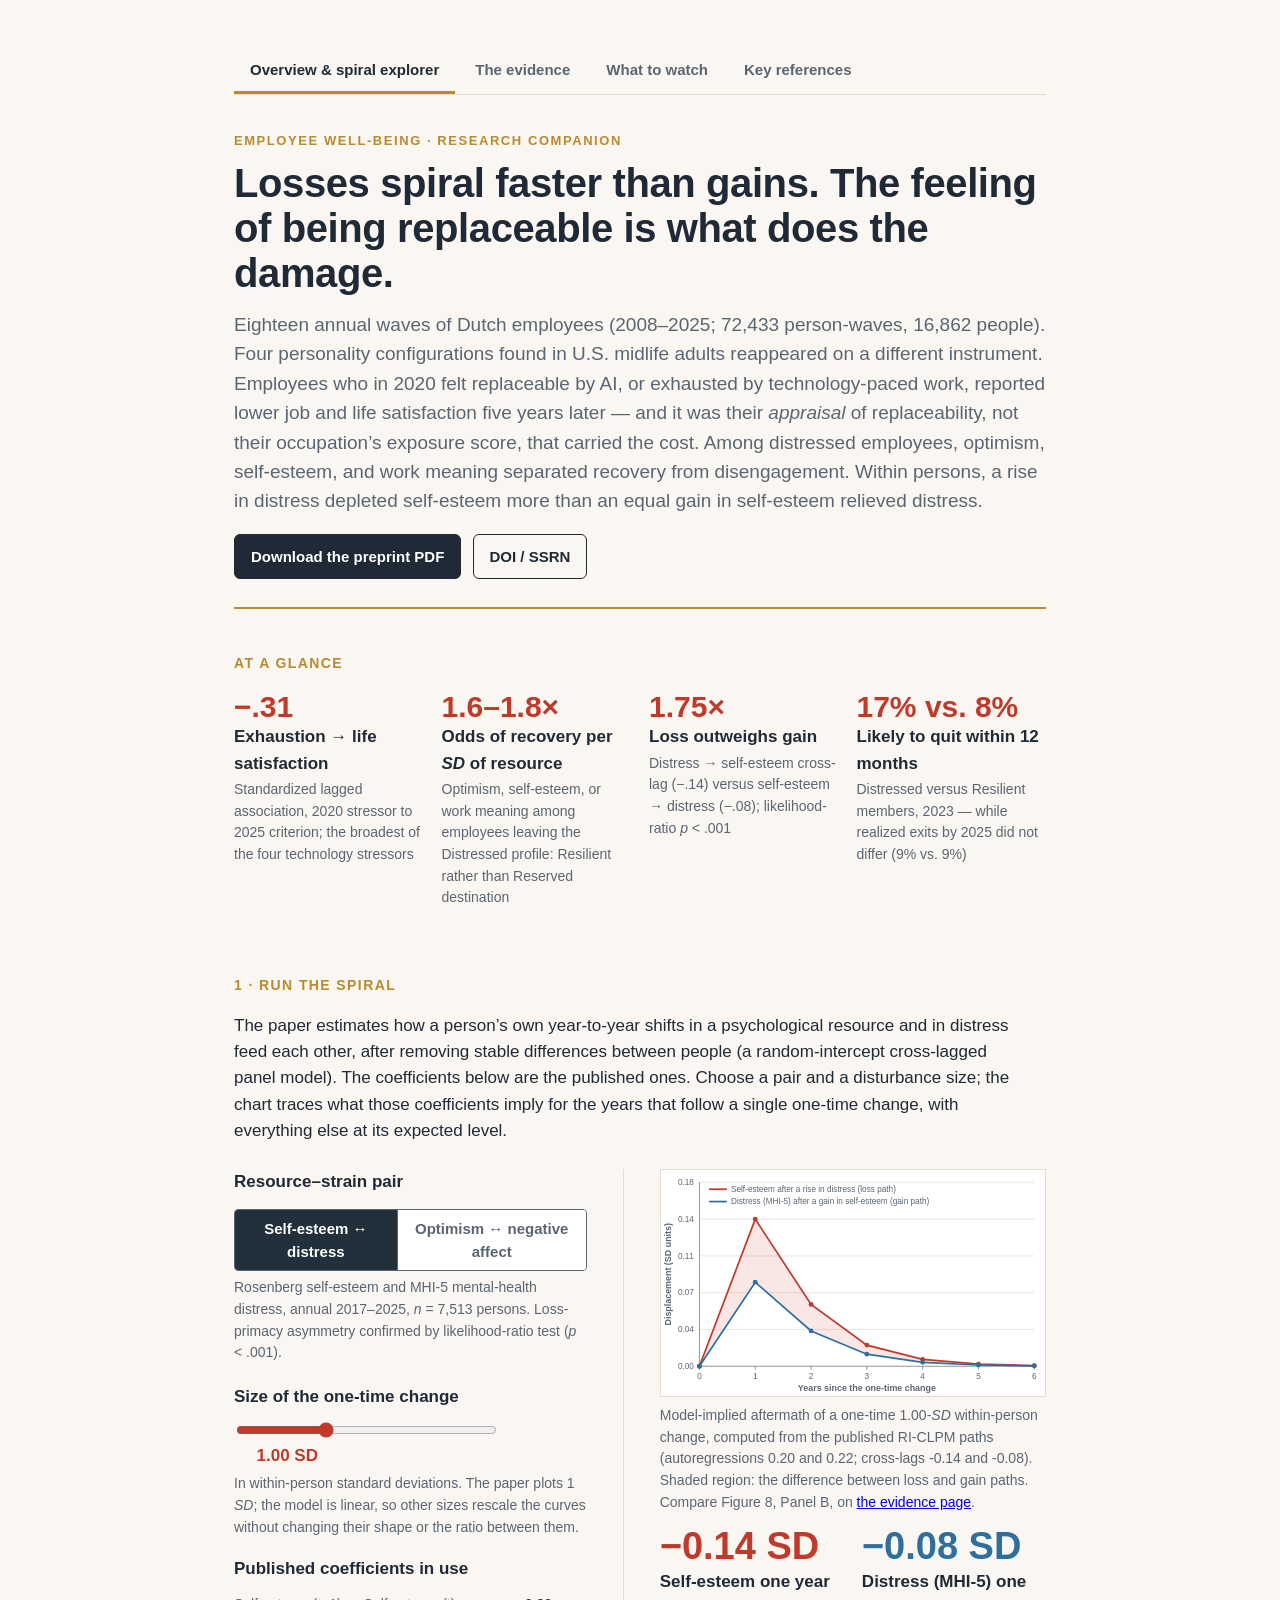
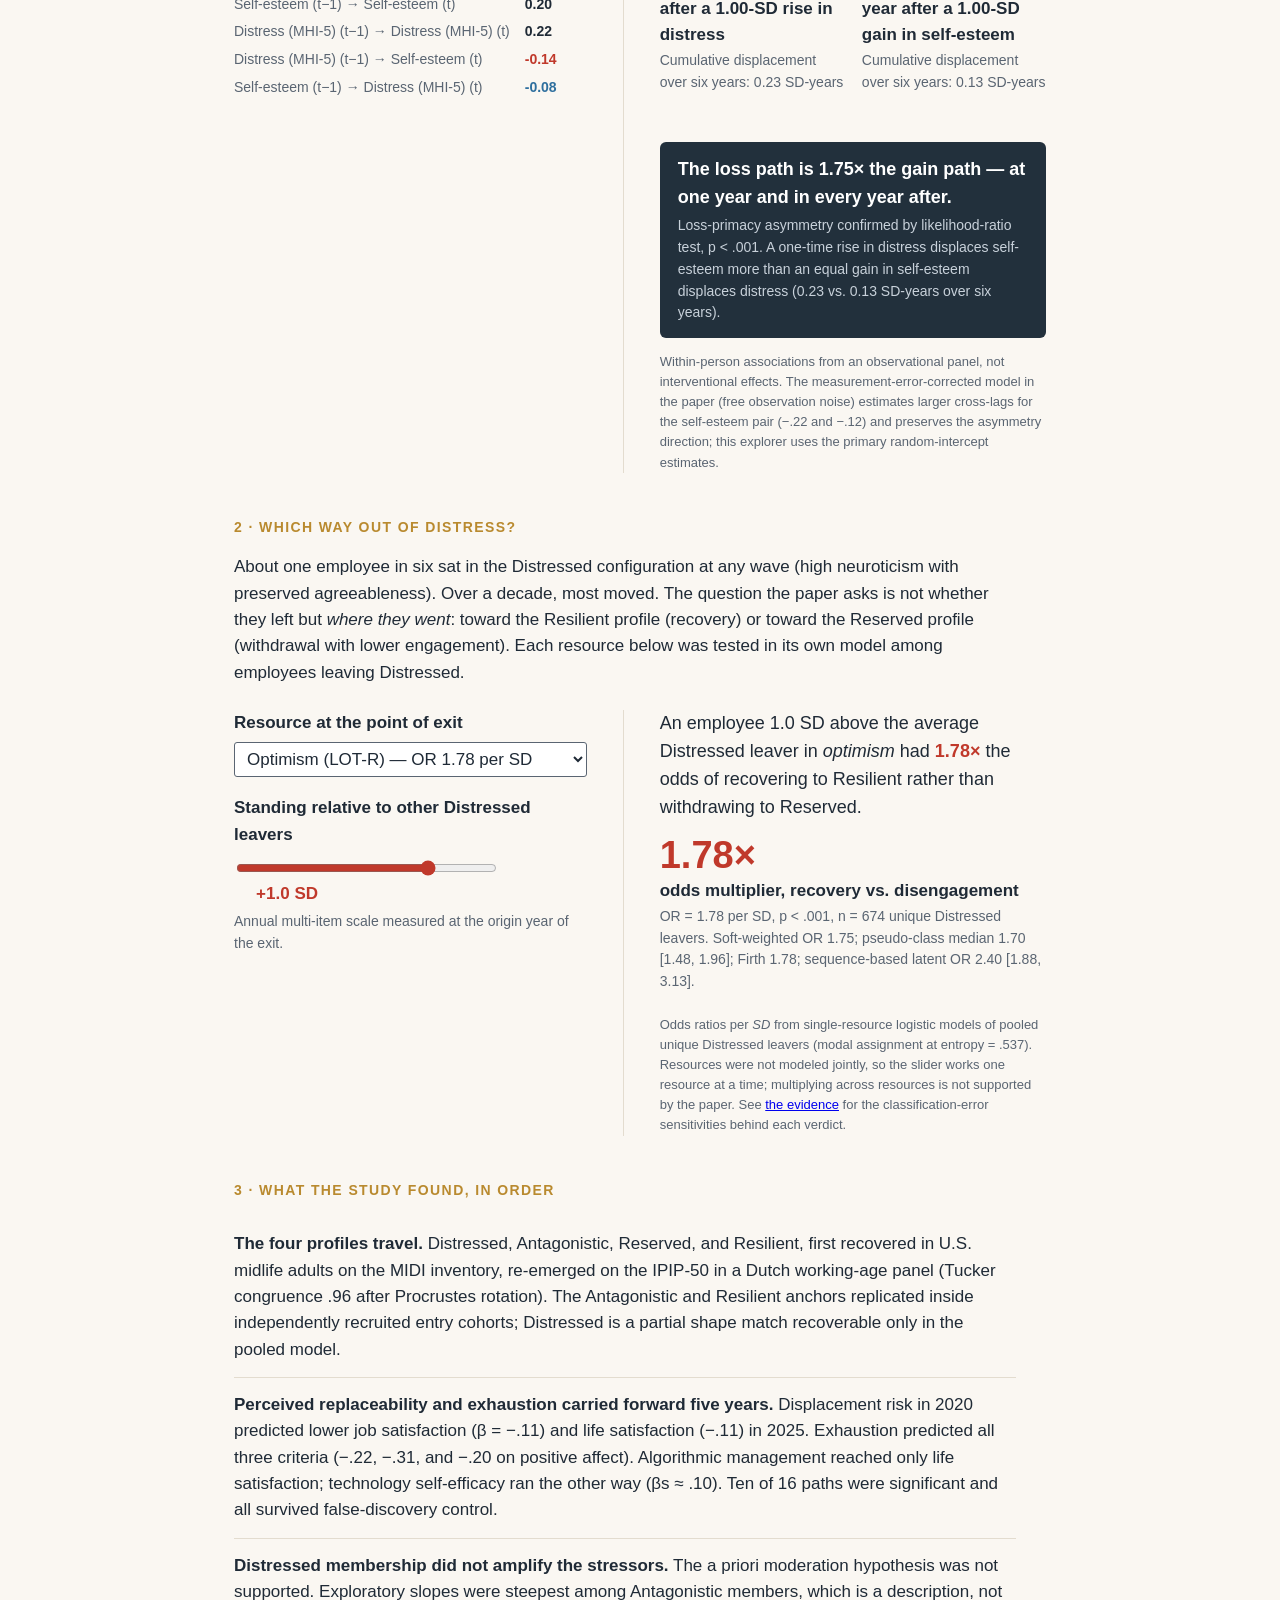
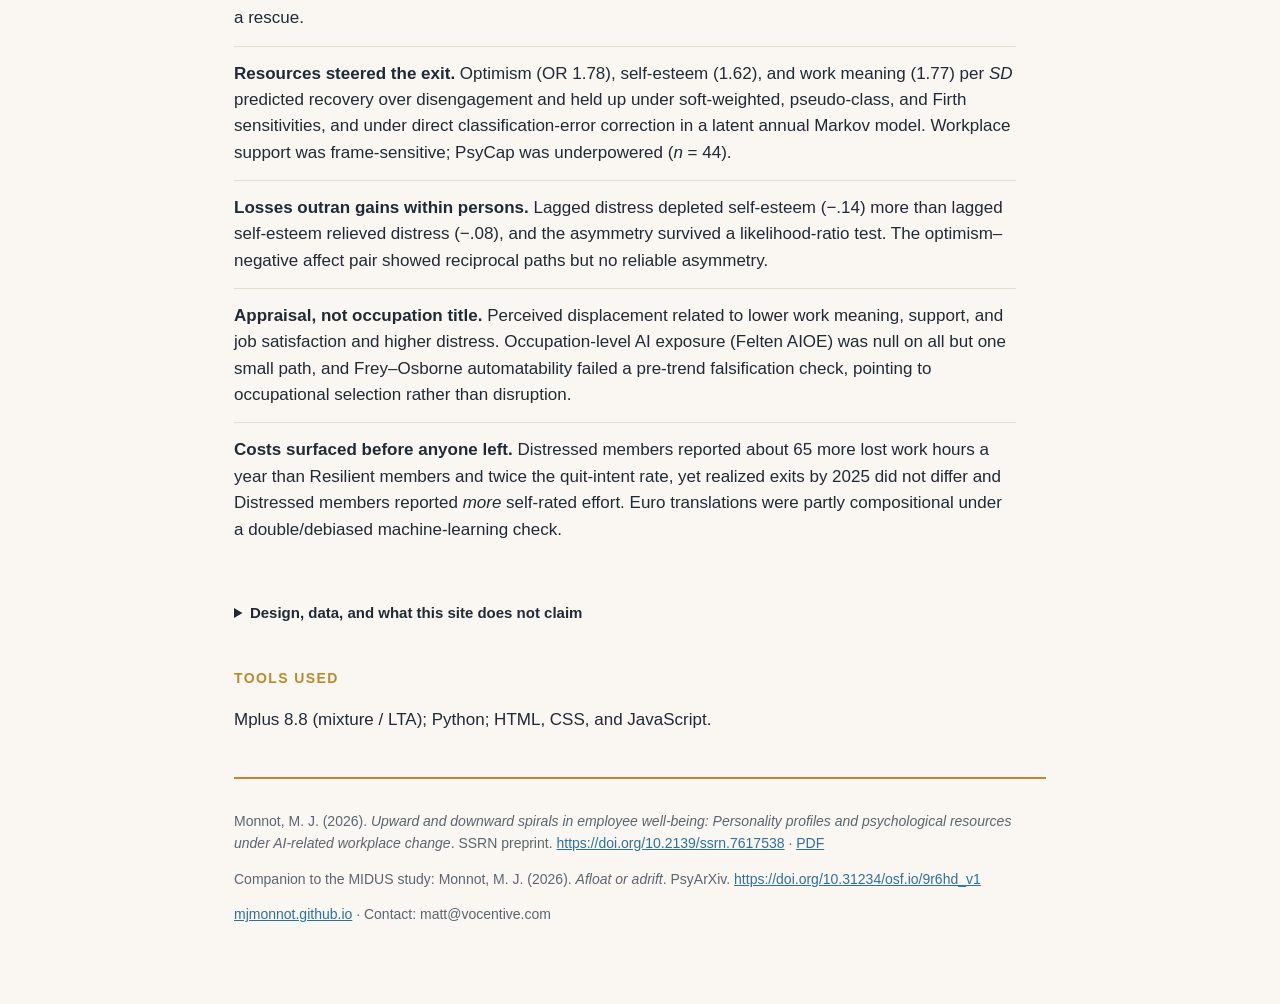
<file: index.html>
<!DOCTYPE html>
<html lang="en">
<head>
<meta charset="utf-8">
<meta name="viewport" content="width=device-width, initial-scale=1">
<title>Losses spiral faster than gains &mdash; employee well-being under AI-related change</title>
<meta name="description" content="Eighteen years of Dutch employees: who stays distressed, who recovers, and what the feeling of being replaceable by AI does to well-being five years on. Interactive companion to a longitudinal study of personality profiles and psychological resources under technological change.">
<link rel="stylesheet" href="style.css">
</head>
<body>
<main>

<nav class="site-nav" aria-label="Site">
  <ul>
    <li><a href="./" aria-current="page">Overview &amp; spiral explorer</a></li>
    <li><a href="evidence.html">The evidence</a></li>
    <li><a href="playbook.html">What to watch</a></li>
    <li><a href="references.html">Key references</a></li>
  </ul>
</nav>

<header class="masthead">
  <p class="kicker">Employee well-being &middot; Research companion</p>
  <h1>Losses spiral faster than gains. The feeling of being replaceable is what does the damage.</h1>
  <p class="dek">Eighteen annual waves of Dutch employees (2008&ndash;2025; 72,433 person-waves,
  16,862 people). Four personality configurations found in U.S. midlife adults reappeared on a
  different instrument. Employees who in 2020 felt replaceable by AI, or exhausted by
  technology-paced work, reported lower job and life satisfaction five years later &mdash; and
  it was their <em>appraisal</em> of replaceability, not their occupation&rsquo;s exposure score,
  that carried the cost. Among distressed employees, optimism, self-esteem, and work meaning
  separated recovery from disengagement. Within persons, a rise in distress depleted self-esteem
  more than an equal gain in self-esteem relieved distress.</p>
  <div class="masthead-actions">
    <a class="btn primary" href="https://mjmonnot.github.io/assets/pdfs/Monnot_2026_Upward_Downward_Spirals_SSRN_7617538.pdf">Download the preprint PDF</a>
    <a class="btn ghost" href="https://doi.org/10.2139/ssrn.7617538">DOI / SSRN</a>
  </div>
</header>

<section aria-labelledby="s0">
  <p class="section-label" id="s0">At a glance</p>
  <div class="strip">
    <div class="stat">
      <span class="stat-value red">&minus;.31</span>
      <span class="stat-label">Exhaustion &rarr; life satisfaction</span>
      <span class="stat-sub">Standardized lagged association, 2020 stressor to 2025 criterion; the broadest of the four technology stressors</span>
    </div>
    <div class="stat">
      <span class="stat-value red">1.6&ndash;1.8&times;</span>
      <span class="stat-label">Odds of recovery per <em>SD</em> of resource</span>
      <span class="stat-sub">Optimism, self-esteem, or work meaning among employees leaving the Distressed profile: Resilient rather than Reserved destination</span>
    </div>
    <div class="stat">
      <span class="stat-value red">1.75&times;</span>
      <span class="stat-label">Loss outweighs gain</span>
      <span class="stat-sub">Distress &rarr; self-esteem cross-lag (&minus;.14) versus self-esteem &rarr; distress (&minus;.08); likelihood-ratio <em>p</em> &lt; .001</span>
    </div>
    <div class="stat">
      <span class="stat-value red">17% vs. 8%</span>
      <span class="stat-label">Likely to quit within 12 months</span>
      <span class="stat-sub">Distressed versus Resilient members, 2023 &mdash; while realized exits by 2025 did not differ (9% vs. 9%)</span>
    </div>
  </div>
</section>

<section aria-labelledby="s1">
  <p class="section-label" id="s1">1 &middot; Run the spiral</p>
  <p class="section-intro">The paper estimates how a person&rsquo;s own year-to-year shifts in a
  psychological resource and in distress feed each other, after removing stable differences
  between people (a random-intercept cross-lagged panel model). The coefficients below are the
  published ones. Choose a pair and a disturbance size; the chart traces what those coefficients
  imply for the years that follow a single one-time change, with everything else at its expected
  level.</p>

  <div class="calc">
    <div class="controls">
      <fieldset>
        <legend>Resource&ndash;strain pair</legend>
        <div class="seg" role="group" aria-label="Choose the pair">
          <button type="button" data-pair="se" aria-pressed="true">Self-esteem &harr; distress</button>
          <button type="button" data-pair="opt" aria-pressed="false">Optimism &harr; negative affect</button>
        </div>
        <p class="control-note" id="pair-note">Rosenberg self-esteem and MHI-5 mental-health distress,
        annual 2017&ndash;2025, <em>n</em> = 7,513 persons. Loss-primacy asymmetry confirmed by
        likelihood-ratio test (<em>p</em> &lt; .001).</p>
      </fieldset>

      <div class="slider-row">
        <label for="shock">Size of the one-time change</label>
        <input type="range" id="shock" min="0.5" max="2" step="0.25" value="1">
        <output id="shock-out">1.00 SD</output>
      </div>
      <p class="control-note">In within-person standard deviations. The paper plots 1 <em>SD</em>;
      the model is linear, so other sizes rescale the curves without changing their shape or the
      ratio between them.</p>

      <fieldset style="margin-top:18px">
        <legend>Published coefficients in use</legend>
        <table style="font-size:14px; border-collapse:collapse" aria-label="Coefficients">
          <tbody id="coef-table"></tbody>
        </table>
      </fieldset>
    </div>

    <div class="results">
      <figure class="chart">
        <svg id="spiral-chart" viewBox="0 0 560 330" role="img" aria-labelledby="chart-title chart-desc">
          <title id="chart-title">Model-implied displacement after a one-time change</title>
          <desc id="chart-desc">Two curves over six years. The red curve is the resource after a one-time rise in distress; the blue curve is distress after an equal one-time gain in the resource. The shaded area between them is the loss-primacy asymmetry.</desc>
        </svg>
        <figcaption id="chart-cap"></figcaption>
      </figure>

      <div class="stat-pair">
        <div class="stat">
          <span class="stat-value red" id="out-loss-peak">&nbsp;</span>
          <span class="stat-label" id="out-loss-label">Resource lost, year 1</span>
          <span class="stat-sub" id="out-loss-cum">&nbsp;</span>
        </div>
        <div class="stat">
          <span class="stat-value blue" id="out-gain-peak">&nbsp;</span>
          <span class="stat-label" id="out-gain-label">Distress relieved, year 1</span>
          <span class="stat-sub" id="out-gain-cum">&nbsp;</span>
        </div>
      </div>

      <div class="kicker-bar" id="kicker">
        <p class="kicker-main" id="kicker-main">&nbsp;</p>
        <p class="kicker-sub" id="kicker-sub">&nbsp;</p>
      </div>
      <p class="dollar-note">Within-person associations from an observational panel, not
      interventional effects. The measurement-error-corrected model in the paper (free observation
      noise) estimates larger cross-lags for the self-esteem pair (&minus;.22 and &minus;.12) and
      preserves the asymmetry direction; this explorer uses the primary random-intercept
      estimates.</p>
    </div>
  </div>
</section>

<section aria-labelledby="s2">
  <p class="section-label" id="s2">2 &middot; Which way out of distress?</p>
  <p class="section-intro">About one employee in six sat in the Distressed configuration at any
  wave (high neuroticism with preserved agreeableness). Over a decade, most moved. The question
  the paper asks is not whether they left but <em>where they went</em>: toward the Resilient
  profile (recovery) or toward the Reserved profile (withdrawal with lower engagement). Each
  resource below was tested in its own model among employees leaving Distressed.</p>

  <div class="odds">
    <div class="controls">
      <label for="res" style="display:block;font-weight:700;margin-bottom:6px">Resource at the point of exit</label>
      <select id="res"></select>
      <div class="slider-row">
        <label for="z">Standing relative to other Distressed leavers</label>
        <input type="range" id="z" min="-2" max="2" step="0.5" value="1">
        <output id="z-out">+1.0 SD</output>
      </div>
      <p class="control-note" id="res-note"></p>
    </div>
    <div class="results">
      <p class="odds-sentence" id="odds-sentence"></p>
      <div class="stat">
        <span class="stat-value red" id="odds-mult">&nbsp;</span>
        <span class="stat-label">odds multiplier, recovery vs. disengagement</span>
        <span class="stat-sub" id="odds-sub">&nbsp;</span>
      </div>
      <p class="dollar-note">Odds ratios per <em>SD</em> from single-resource logistic models of
      pooled unique Distressed leavers (modal assignment at entropy = .537). Resources were not
      modeled jointly, so the slider works one resource at a time; multiplying across resources
      is not supported by the paper. See <a href="evidence.html#e3">the evidence</a> for the
      classification-error sensitivities behind each verdict.</p>
    </div>
  </div>
</section>

<section aria-labelledby="s3">
  <p class="section-label" id="s3">3 &middot; What the study found, in order</p>
  <ul class="todo">
    <li><strong>The four profiles travel.</strong> Distressed, Antagonistic, Reserved, and
    Resilient, first recovered in U.S. midlife adults on the MIDI inventory, re-emerged on the
    IPIP-50 in a Dutch working-age panel (Tucker congruence .96 after Procrustes rotation). The
    Antagonistic and Resilient anchors replicated inside independently recruited entry cohorts;
    Distressed is a partial shape match recoverable only in the pooled model.</li>
    <li><strong>Perceived replaceability and exhaustion carried forward five years.</strong>
    Displacement risk in 2020 predicted lower job satisfaction (&beta; = &minus;.11) and life
    satisfaction (&minus;.11) in 2025. Exhaustion predicted all three criteria (&minus;.22,
    &minus;.31, and &minus;.20 on positive affect). Algorithmic management reached only life
    satisfaction; technology self-efficacy ran the other way (&beta;s &asymp; .10). Ten of 16
    paths were significant and all survived false-discovery control.</li>
    <li><strong>Distressed membership did not amplify the stressors.</strong> The a priori
    moderation hypothesis was not supported. Exploratory slopes were steepest among Antagonistic
    members, which is a description, not a rescue.</li>
    <li><strong>Resources steered the exit.</strong> Optimism (OR 1.78), self-esteem (1.62), and
    work meaning (1.77) per <em>SD</em> predicted recovery over disengagement and held up under
    soft-weighted, pseudo-class, and Firth sensitivities, and under direct classification-error
    correction in a latent annual Markov model. Workplace support was frame-sensitive; PsyCap was
    underpowered (<em>n</em> = 44).</li>
    <li><strong>Losses outran gains within persons.</strong> Lagged distress depleted self-esteem
    (&minus;.14) more than lagged self-esteem relieved distress (&minus;.08), and the asymmetry
    survived a likelihood-ratio test. The optimism&ndash;negative affect pair showed reciprocal
    paths but no reliable asymmetry.</li>
    <li><strong>Appraisal, not occupation title.</strong> Perceived displacement related to lower
    work meaning, support, and job satisfaction and higher distress. Occupation-level AI exposure
    (Felten AIOE) was null on all but one small path, and Frey&ndash;Osborne automatability failed
    a pre-trend falsification check, pointing to occupational selection rather than
    disruption.</li>
    <li><strong>Costs surfaced before anyone left.</strong> Distressed members reported about 65
    more lost work hours a year than Resilient members and twice the quit-intent rate, yet
    realized exits by 2025 did not differ and Distressed members reported <em>more</em>
    self-rated effort. Euro translations were partly compositional under a double/debiased
    machine-learning check.</li>
  </ul>
</section>

<details class="model-notes">
  <summary>Design, data, and what this site does not claim</summary>
  <ul>
    <li>LISS panel (Centerdata, Tilburg University), probability-based Dutch household panel.
    Secondary analysis of de-identified archive data under a signed data-user agreement. No
    respondent-level data are hosted here; every number on this site is a published aggregate.</li>
    <li>Profiles: measurement-invariant stacked Gaussian mixture on the IPIP-50 Big Five,
    <em>k</em> = 4 retained on multi-criterion grounds (entropy = .537; Mplus 8.8 cross-check,
    class means <em>r</em> &ge; .999). Modal shares: Distressed 16.6%, Antagonistic 28.8%,
    Reserved 36.3%, Resilient 18.3%.</li>
    <li>2020 technology modules (robotization, technostress) are single-shot, fielded during the
    COVID-19 onset, and predate large-language-model diffusion. They measure appraised
    replaceability, machine pacing, digital monitoring, and exhaustion &mdash; not generative-AI
    use.</li>
    <li>Stressor &rarr; 2025 models are lagged associations with demographic covariates and HC3
    standard errors; they establish temporal precedence of measurement, not causation, and do
    not adjust for baseline criterion levels.</li>
    <li>Attrition: 30.6% of pre-2020 entrants observed again in 2023&ndash;2025; baseline
    selectivity modest (|<em>d</em>| &le; 0.18), favoring healthier remainers.</li>
    <li>No intervention is evaluated. The study identifies markers that covary with well-being and
    with recovery-oriented exits; whether changing them changes outcomes is not tested.</li>
  </ul>
</details>


<section aria-labelledby="tools-used">
  <p class="section-label" id="tools-used">Tools used</p>
  <p>Mplus 8.8 (mixture / LTA); Python; HTML, CSS, and JavaScript.</p>
</section>

<footer>
  <p>Monnot, M. J. (2026). <em>Upward and downward spirals in employee well-being: Personality
  profiles and psychological resources under AI-related workplace change</em>. SSRN preprint.
  <a href="https://doi.org/10.2139/ssrn.7617538">https://doi.org/10.2139/ssrn.7617538</a>
  &middot; <a href="https://mjmonnot.github.io/assets/pdfs/Monnot_2026_Upward_Downward_Spirals_SSRN_7617538.pdf">PDF</a></p>
  <p>Companion to the MIDUS study: Monnot, M. J. (2026). <em>Afloat or adrift</em>. PsyArXiv.
  <a href="https://doi.org/10.31234/osf.io/9r6hd_v1">https://doi.org/10.31234/osf.io/9r6hd_v1</a></p>
  <p><a href="https://mjmonnot.github.io/">mjmonnot.github.io</a> &middot;
  Contact: matt@vocentive.com</p>
</footer>

</main>
<script src="app.js"></script>
</body>
</html>
</file>
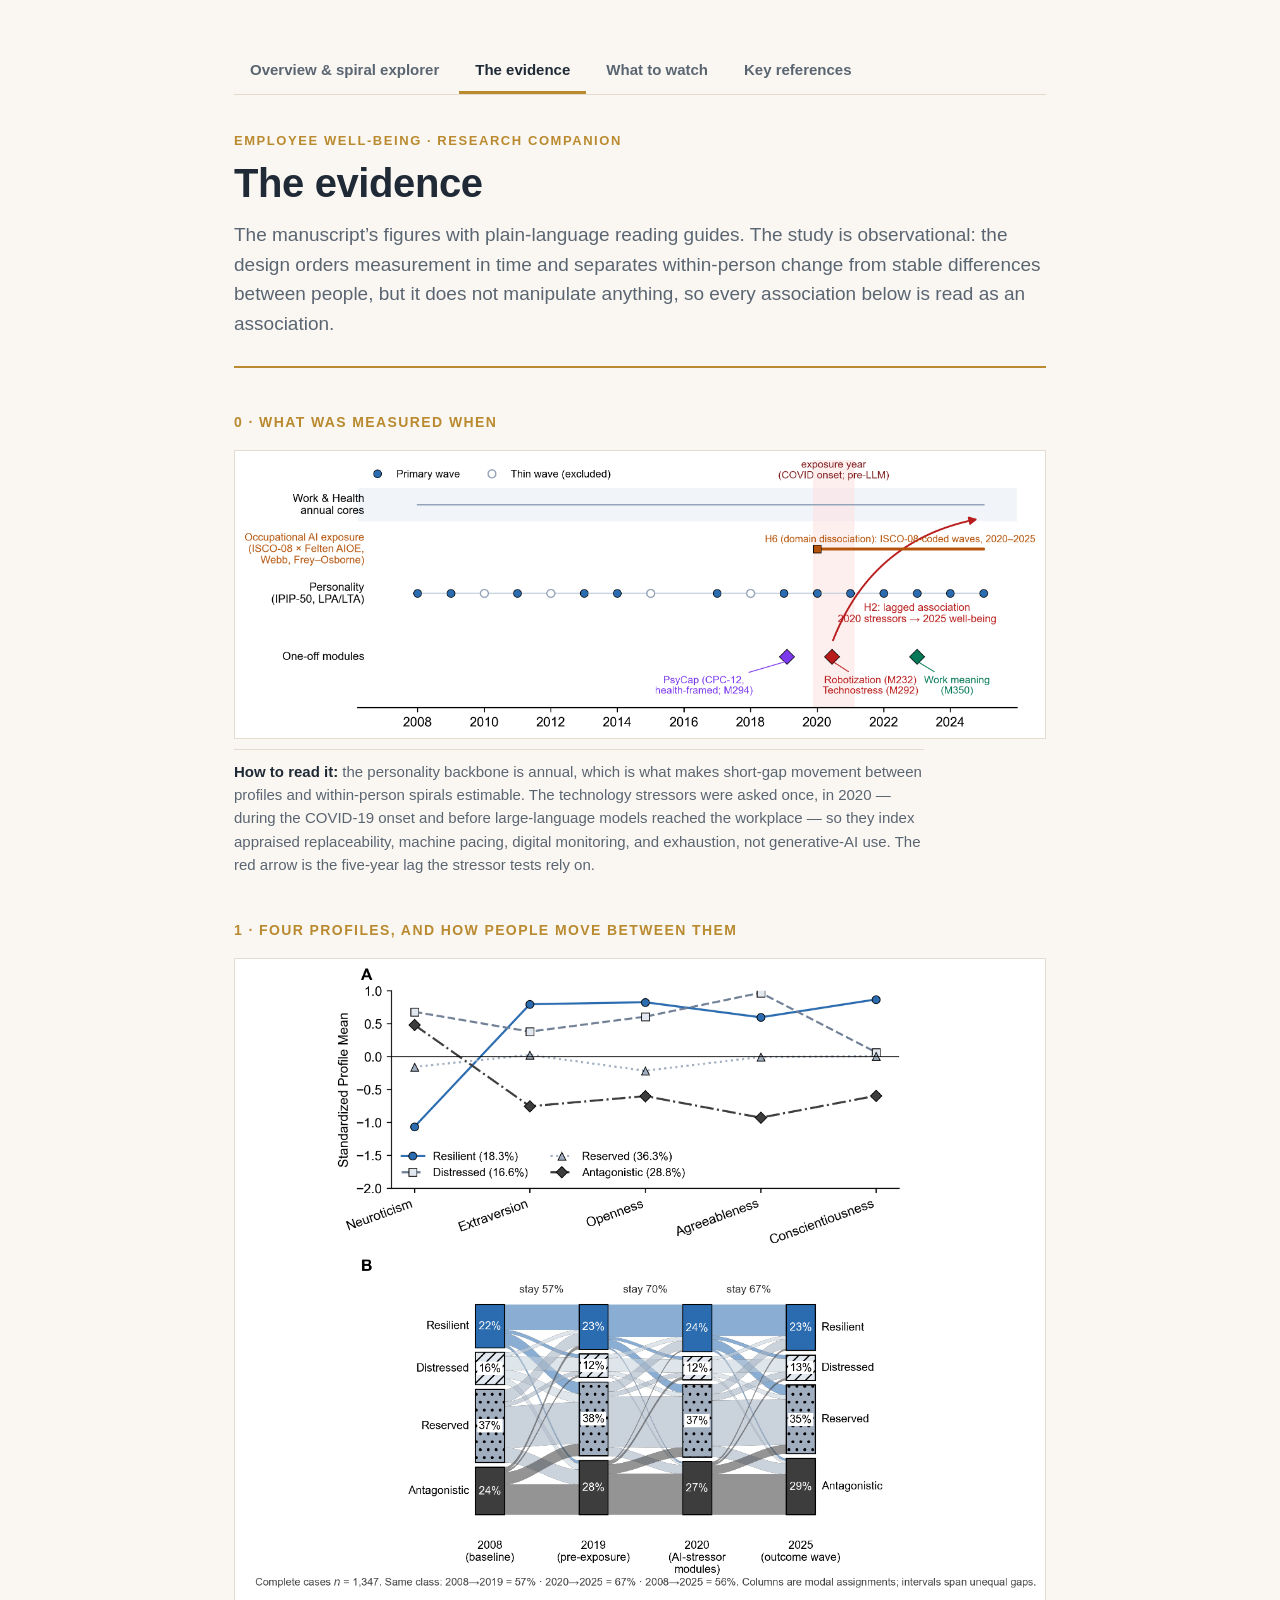
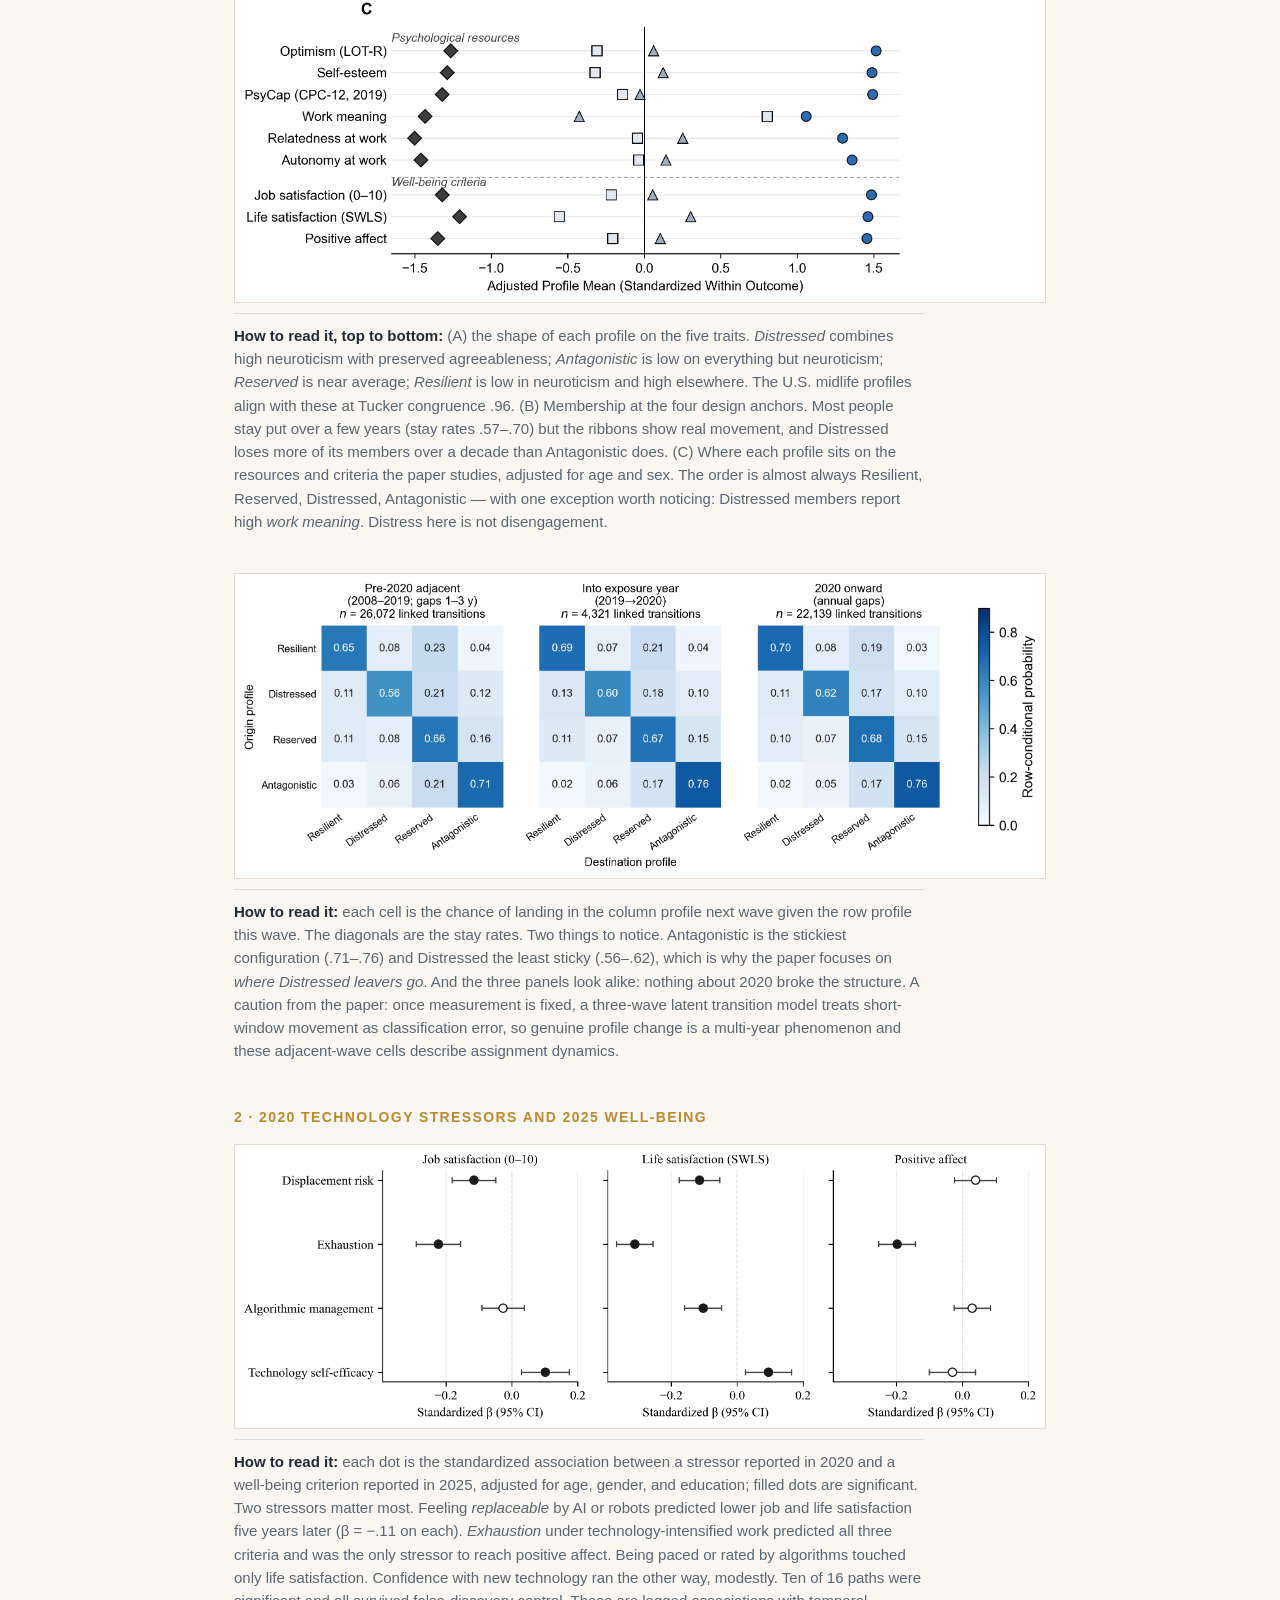
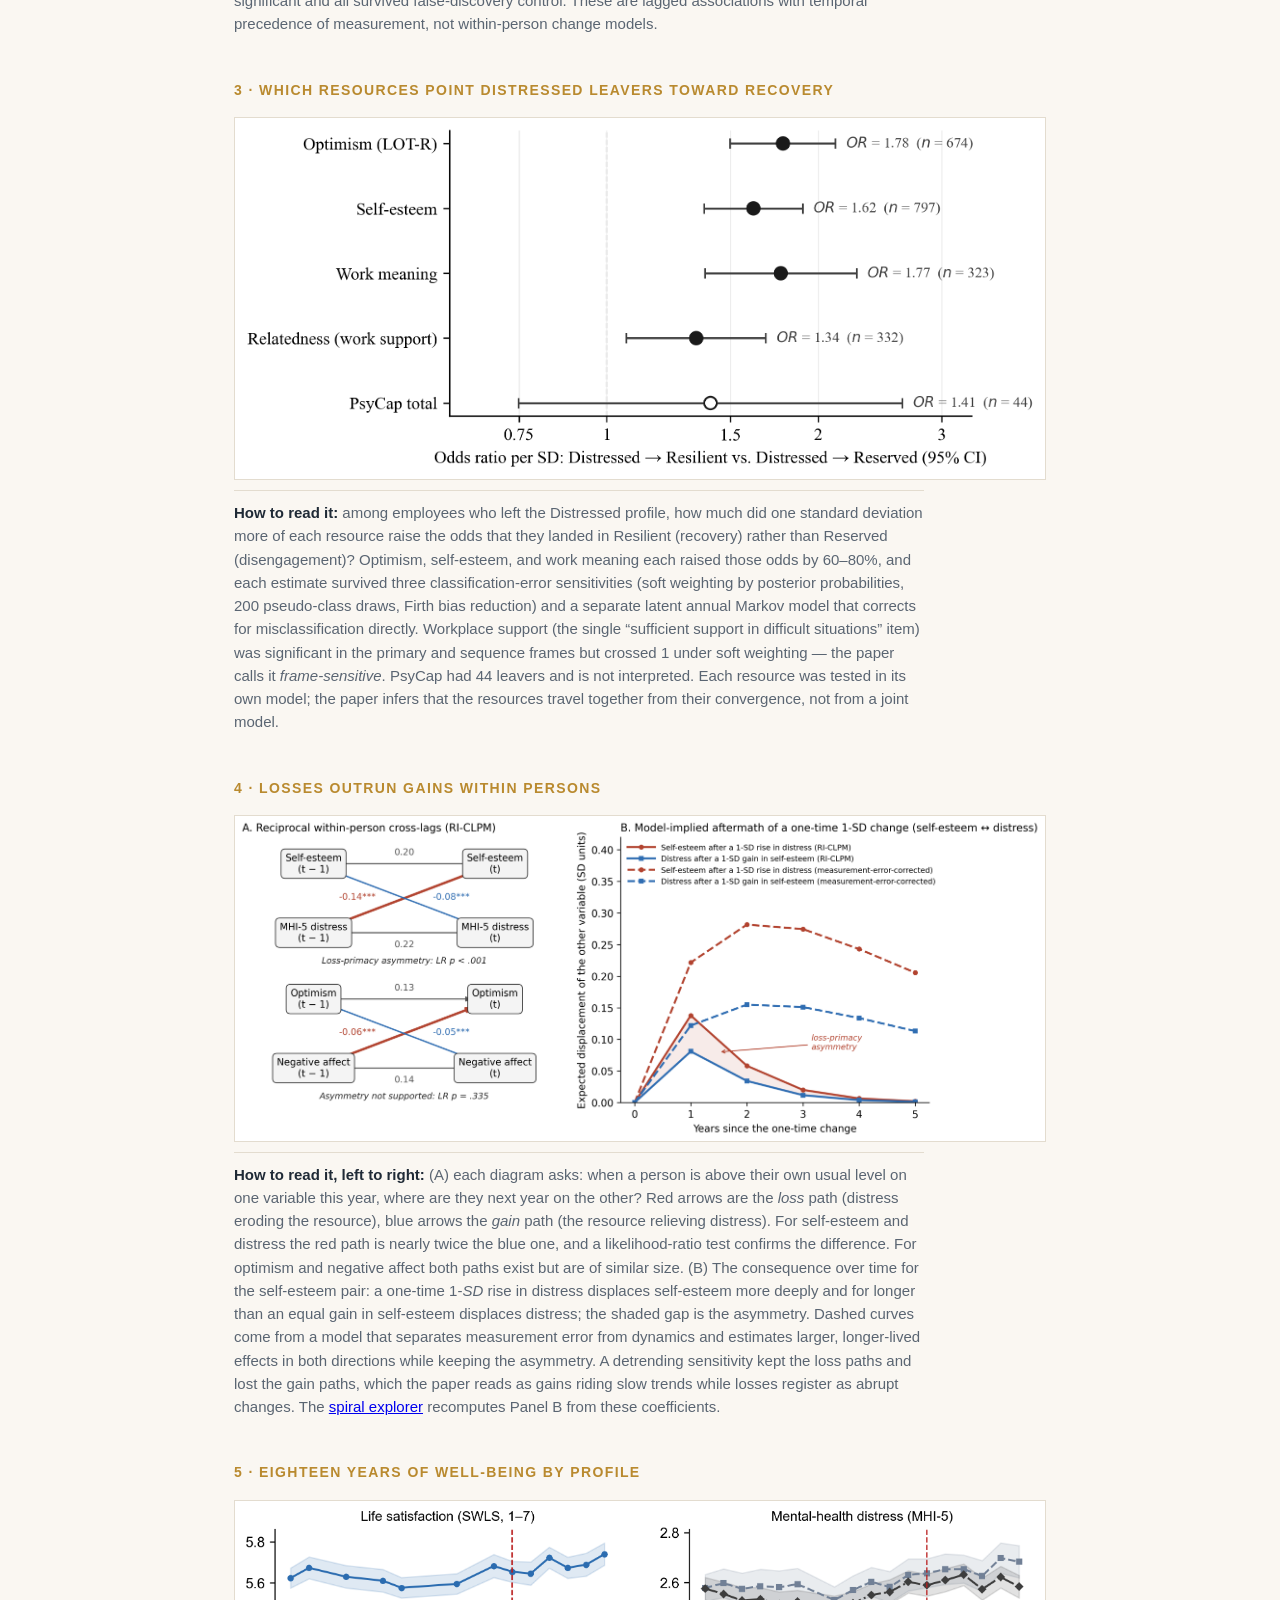
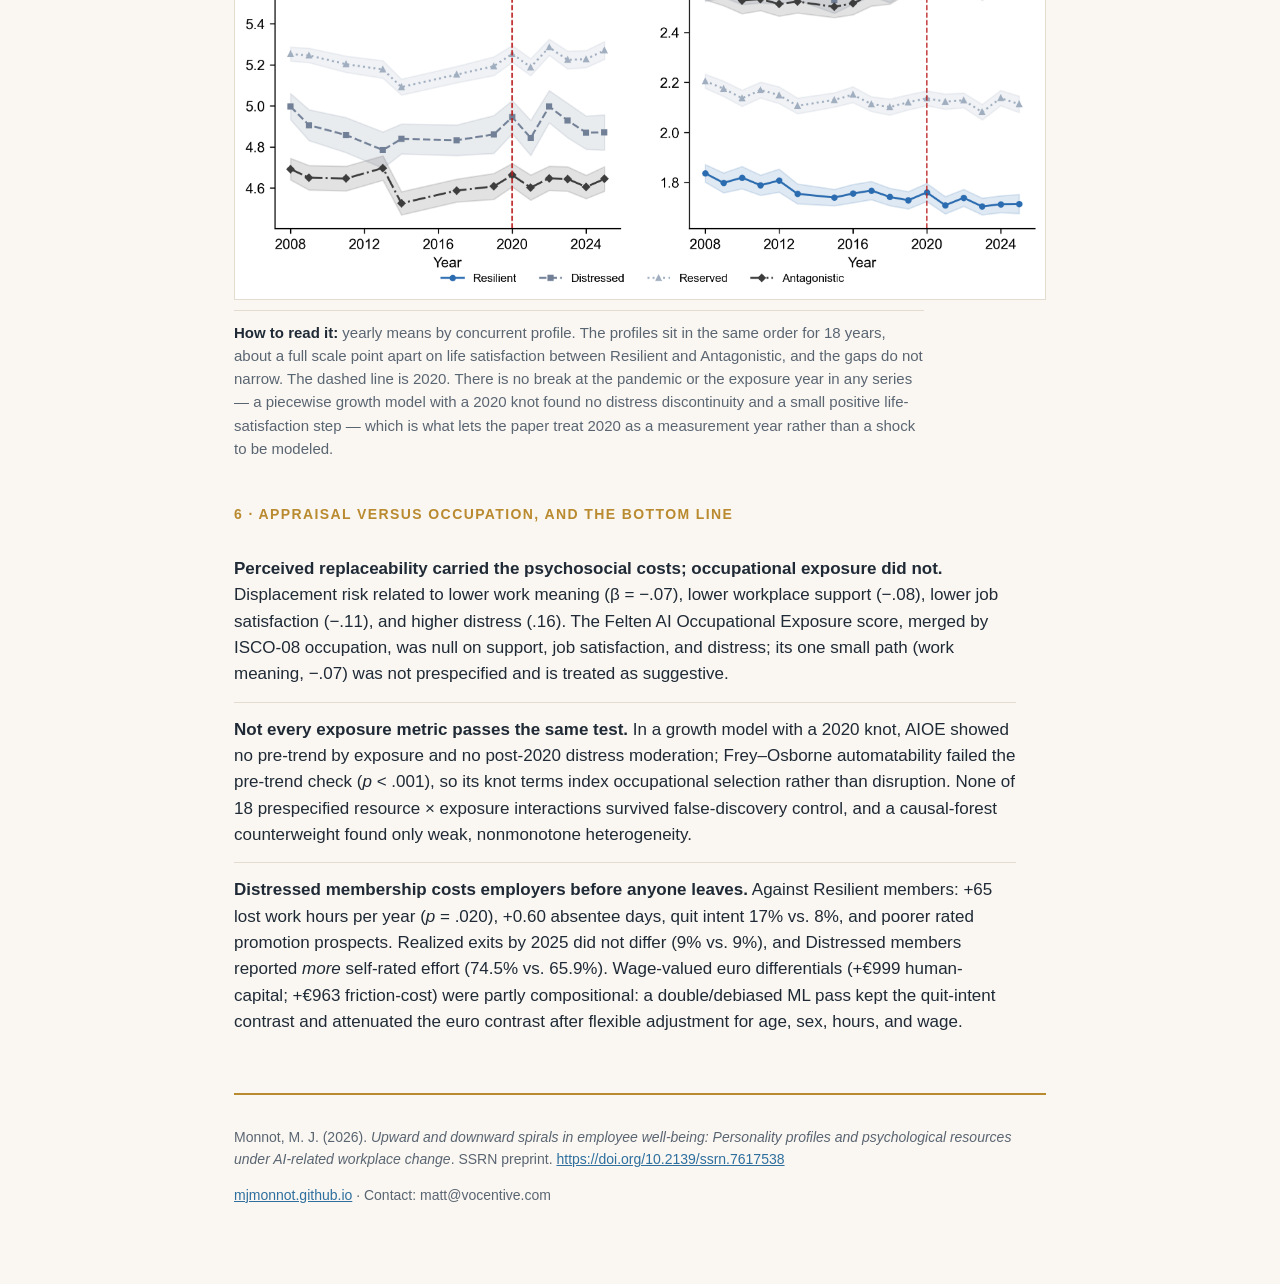
<file: evidence.html>
<!DOCTYPE html>
<html lang="en">
<head>
<meta charset="utf-8">
<meta name="viewport" content="width=device-width, initial-scale=1">
<title>The evidence &mdash; personality profiles, AI-related stressors, and well-being spirals</title>
<meta name="description" content="The figures behind the spiral explorer: the four profiles and their movement, the lagged stressor associations, the destination odds for distressed leavers, the within-person cross-lags, and the 18-year trajectories, each with a plain-language reading guide.">
<link rel="stylesheet" href="style.css">
</head>
<body>
<main>

<nav class="site-nav" aria-label="Site">
  <ul>
    <li><a href="./">Overview &amp; spiral explorer</a></li>
    <li><a href="evidence.html" aria-current="page">The evidence</a></li>
    <li><a href="playbook.html">What to watch</a></li>
    <li><a href="references.html">Key references</a></li>
  </ul>
</nav>

<header class="masthead">
  <p class="kicker">Employee well-being &middot; Research companion</p>
  <h1>The evidence</h1>
  <p class="dek">The manuscript&rsquo;s figures with plain-language reading guides. The study is
  observational: the design orders measurement in time and separates within-person change from
  stable differences between people, but it does not manipulate anything, so every association
  below is read as an association.</p>
</header>

<section aria-labelledby="e0">
  <p class="section-label" id="e0">0 &middot; What was measured when</p>
  <figure class="paper-figure">
    <img src="assets/design-timeline.png" width="2571" height="912"
         alt="Timeline of the LISS panel from 2008 to 2025. Annual Work and Health cores run across the whole span. Personality waves are filled circles for primary waves and open circles for excluded thin waves. One-off modules: PsyCap in 2019, robotization and technostress in 2020, work meaning in 2023. An orange segment marks occupation-level AI exposure coded from 2020 onward. A red arrow marks the lagged association from 2020 stressors to 2025 well-being. Shading marks 2020 as the exposure year, COVID onset and pre-LLM.">
    <figcaption><strong>How to read it:</strong> the personality backbone is annual, which is what
    makes short-gap movement between profiles and within-person spirals estimable. The
    technology stressors were asked once, in 2020 &mdash; during the COVID-19 onset and before
    large-language models reached the workplace &mdash; so they index appraised replaceability,
    machine pacing, digital monitoring, and exhaustion, not generative-AI use. The red arrow is the
    five-year lag the stressor tests rely on.</figcaption>
  </figure>
</section>

<section aria-labelledby="e1">
  <p class="section-label" id="e1">1 &middot; Four profiles, and how people move between them</p>
  <figure class="paper-figure">
    <img src="assets/profiles-threepanel.png" width="2559" height="2979"
         alt="Three-panel figure. Panel A: standardized Big Five means for four profiles. Resilient has low neuroticism and high extraversion, openness, agreeableness, and conscientiousness. Distressed has high neuroticism and high agreeableness. Reserved sits near zero on every trait. Antagonistic has moderately high neuroticism and low scores on the other four traits, lowest on agreeableness. Panel B: a flow diagram of modal profile membership at 2008, 2019, 2020, and 2025 among 1,347 complete cases, with stay rates of 57, 70, and 67 percent across the intervals. Panel C: adjusted profile means on psychological resources and well-being criteria; Resilient sits around plus 1.5 standard deviations, Antagonistic around minus 1.3 to minus 1.5, Distressed and Reserved near the middle, except that Distressed is high on work meaning.">
    <figcaption><strong>How to read it, top to bottom:</strong> (A) the shape of each profile on
    the five traits. <em>Distressed</em> combines high neuroticism with preserved agreeableness;
    <em>Antagonistic</em> is low on everything but neuroticism; <em>Reserved</em> is near average;
    <em>Resilient</em> is low in neuroticism and high elsewhere. The U.S. midlife profiles align
    with these at Tucker congruence .96. (B) Membership at the four design anchors. Most people
    stay put over a few years (stay rates .57&ndash;.70) but the ribbons show real movement, and
    Distressed loses more of its members over a decade than Antagonistic does. (C) Where each
    profile sits on the resources and criteria the paper studies, adjusted for age and sex. The
    order is almost always Resilient, Reserved, Distressed, Antagonistic &mdash; with one
    exception worth noticing: Distressed members report high <em>work meaning</em>. Distress here
    is not disengagement.</figcaption>
  </figure>

  <figure class="paper-figure">
    <img src="assets/transition-heatmaps.png" width="2485" height="932"
         alt="Three heatmaps of row-conditional transition probabilities among the four profiles: pooled adjacent waves 2008 to 2019 with 26,072 linked transitions, the single 2019 to 2020 transition with 4,321, and annual transitions from 2020 onward with 22,139. Diagonal stay probabilities run from .56 to .76; Antagonistic is the stickiest profile and Distressed the least sticky. Off-diagonal mass concentrates in moves to and from Reserved.">
    <figcaption><strong>How to read it:</strong> each cell is the chance of landing in the column
    profile next wave given the row profile this wave. The diagonals are the stay rates. Two
    things to notice. Antagonistic is the stickiest configuration (.71&ndash;.76) and Distressed
    the least sticky (.56&ndash;.62), which is why the paper focuses on <em>where Distressed
    leavers go</em>. And the three panels look alike: nothing about 2020 broke the structure. A
    caution from the paper: once measurement is fixed, a three-wave latent transition model
    treats short-window movement as classification error, so genuine profile change is a
    multi-year phenomenon and these adjacent-wave cells describe assignment dynamics.</figcaption>
  </figure>
</section>

<section aria-labelledby="e2">
  <p class="section-label" id="e2">2 &middot; 2020 technology stressors and 2025 well-being</p>
  <figure class="paper-figure">
    <img src="assets/stressors-forest.png" width="2669" height="930"
         alt="Forest plot with three panels, job satisfaction, life satisfaction, and positive affect, each showing standardized betas with 95 percent confidence intervals for four 2020 stressors. Displacement risk is negative for job and life satisfaction and null for positive affect. Exhaustion is negative on all three, largest for life satisfaction at about minus .31. Algorithmic management is negative only for life satisfaction. Technology self-efficacy is positive for job and life satisfaction and null for positive affect.">
    <figcaption><strong>How to read it:</strong> each dot is the standardized association between
    a stressor reported in 2020 and a well-being criterion reported in 2025, adjusted for age,
    gender, and education; filled dots are significant. Two stressors matter most. Feeling
    <em>replaceable</em> by AI or robots predicted lower job and life satisfaction five years
    later (&beta; = &minus;.11 on each). <em>Exhaustion</em> under technology-intensified work
    predicted all three criteria and was the only stressor to reach positive affect. Being paced
    or rated by algorithms touched only life satisfaction. Confidence with new technology ran the
    other way, modestly. Ten of 16 paths were significant and all survived false-discovery
    control. These are lagged associations with temporal precedence of measurement, not
    within-person change models.</figcaption>
  </figure>
</section>

<section aria-labelledby="e3">
  <p class="section-label" id="e3">3 &middot; Which resources point distressed leavers toward recovery</p>
  <figure class="paper-figure">
    <img src="assets/destination-odds.png" width="1953" height="870"
         alt="Forest plot of odds ratios per standard deviation for five resources among Distressed leavers, contrasting a Resilient destination against a Reserved destination, on a log scale. Optimism 1.78 with n 674, self-esteem 1.62 with n 797, work meaning 1.77 with n 323, and relatedness 1.34 with n 332 are filled and above 1. PsyCap 1.41 with n 44 is hollow with a wide interval crossing 1.">
    <figcaption><strong>How to read it:</strong> among employees who left the Distressed profile,
    how much did one standard deviation more of each resource raise the odds that they landed in
    Resilient (recovery) rather than Reserved (disengagement)? Optimism, self-esteem, and work
    meaning each raised those odds by 60&ndash;80%, and each estimate survived three
    classification-error sensitivities (soft weighting by posterior probabilities, 200
    pseudo-class draws, Firth bias reduction) and a separate latent annual Markov model that
    corrects for misclassification directly. Workplace support (the single &ldquo;sufficient
    support in difficult situations&rdquo; item) was significant in the primary and
    sequence frames but crossed 1 under soft weighting &mdash; the paper calls it
    <em>frame-sensitive</em>. PsyCap had 44 leavers and is not interpreted. Each resource was
    tested in its own model; the paper infers that the resources travel together from their
    convergence, not from a joint model.</figcaption>
  </figure>
</section>

<section aria-labelledby="e4">
  <p class="section-label" id="e4">4 &middot; Losses outrun gains within persons</p>
  <figure class="paper-figure">
    <img src="assets/spirals-riclpm.png" width="3364" height="1347"
         alt="Panel A: two path diagrams of random-intercept cross-lagged panel models. For self-esteem and MHI-5 distress, autoregressions are .20 and .22, the distress-to-self-esteem cross-lag is minus .14 and the self-esteem-to-distress cross-lag is minus .08, loss-primacy asymmetry p less than .001. For optimism and negative affect, autoregressions .13 and .14, cross-lags minus .06 and minus .05, asymmetry not supported, p equals .335. Panel B: expected displacement in SD units over five years after a one-time 1-SD change for the self-esteem and distress pair. Self-esteem after a rise in distress peaks near .14 at year 1; distress after a gain in self-esteem peaks near .08. Dashed measurement-error-corrected curves run higher, peaking near .28 and .15, and decay more slowly.">
    <figcaption><strong>How to read it, left to right:</strong> (A) each diagram asks: when a
    person is above their own usual level on one variable this year, where are they next year on
    the other? Red arrows are the <em>loss</em> path (distress eroding the resource), blue arrows
    the <em>gain</em> path (the resource relieving distress). For self-esteem and distress the
    red path is nearly twice the blue one, and a likelihood-ratio test confirms the difference.
    For optimism and negative affect both paths exist but are of similar size. (B) The
    consequence over time for the self-esteem pair: a one-time 1-<em>SD</em> rise in distress
    displaces self-esteem more deeply and for longer than an equal gain in self-esteem displaces
    distress; the shaded gap is the asymmetry. Dashed curves come from a model that separates
    measurement error from dynamics and estimates larger, longer-lived effects in both directions
    while keeping the asymmetry. A detrending sensitivity kept the loss paths and lost the gain
    paths, which the paper reads as gains riding slow trends while losses register as abrupt
    changes. The <a href="./#s1">spiral explorer</a> recomputes Panel B from these
    coefficients.</figcaption>
  </figure>
</section>

<section aria-labelledby="e5">
  <p class="section-label" id="e5">5 &middot; Eighteen years of well-being by profile</p>
  <figure class="paper-figure">
    <img src="assets/trajectories.png" width="2379" height="1168"
         alt="Two line charts from 2008 to 2025 with 95 percent confidence bands. Left, life satisfaction on a 1 to 7 scale: Resilient around 5.6 to 5.7, Reserved around 5.1 to 5.3, Distressed around 4.8 to 5.0, Antagonistic around 4.5 to 4.7, all gently rising after 2014. Right, MHI-5 distress: Distressed and Antagonistic around 2.5 to 2.7, Reserved around 2.1 to 2.2, Resilient around 1.7 to 1.8. A dashed vertical line marks 2020 with no visible break in any series.">
    <figcaption><strong>How to read it:</strong> yearly means by concurrent profile. The profiles
    sit in the same order for 18 years, about a full scale point apart on life satisfaction
    between Resilient and Antagonistic, and the gaps do not narrow. The dashed line is 2020.
    There is no break at the pandemic or the exposure year in any series &mdash; a piecewise
    growth model with a 2020 knot found no distress discontinuity and a small positive
    life-satisfaction step &mdash; which is what lets the paper treat 2020 as a measurement
    year rather than a shock to be modeled.</figcaption>
  </figure>
</section>

<section aria-labelledby="e6">
  <p class="section-label" id="e6">6 &middot; Appraisal versus occupation, and the bottom line</p>
  <ul class="plain-list">
    <li><strong>Perceived replaceability carried the psychosocial costs; occupational exposure
    did not.</strong> Displacement risk related to lower work meaning (&beta; = &minus;.07),
    lower workplace support (&minus;.08), lower job satisfaction (&minus;.11), and higher
    distress (.16). The Felten AI Occupational Exposure score, merged by ISCO-08 occupation, was
    null on support, job satisfaction, and distress; its one small path (work meaning,
    &minus;.07) was not prespecified and is treated as suggestive.</li>
    <li><strong>Not every exposure metric passes the same test.</strong> In a growth model with a
    2020 knot, AIOE showed no pre-trend by exposure and no post-2020 distress moderation;
    Frey&ndash;Osborne automatability failed the pre-trend check (<em>p</em> &lt; .001), so its
    knot terms index occupational selection rather than disruption. None of 18 prespecified
    resource &times; exposure interactions survived false-discovery control, and a causal-forest
    counterweight found only weak, nonmonotone heterogeneity.</li>
    <li><strong>Distressed membership costs employers before anyone leaves.</strong> Against
    Resilient members: +65 lost work hours per year (<em>p</em> = .020), +0.60 absentee days,
    quit intent 17% vs. 8%, and poorer rated promotion prospects. Realized exits by 2025 did not
    differ (9% vs. 9%), and Distressed members reported <em>more</em> self-rated effort (74.5%
    vs. 65.9%). Wage-valued euro differentials (+&euro;999 human-capital; +&euro;963
    friction-cost) were partly compositional: a double/debiased ML pass kept the quit-intent
    contrast and attenuated the euro contrast after flexible adjustment for age, sex, hours, and
    wage.</li>
  </ul>
</section>

<footer>
  <p>Monnot, M. J. (2026). <em>Upward and downward spirals in employee well-being: Personality
  profiles and psychological resources under AI-related workplace change</em>. SSRN preprint.
  <a href="https://doi.org/10.2139/ssrn.7617538">https://doi.org/10.2139/ssrn.7617538</a></p>
  <p><a href="https://mjmonnot.github.io/">mjmonnot.github.io</a> &middot;
  Contact: matt@vocentive.com</p>
</footer>

</main>
</body>
</html>
</file>
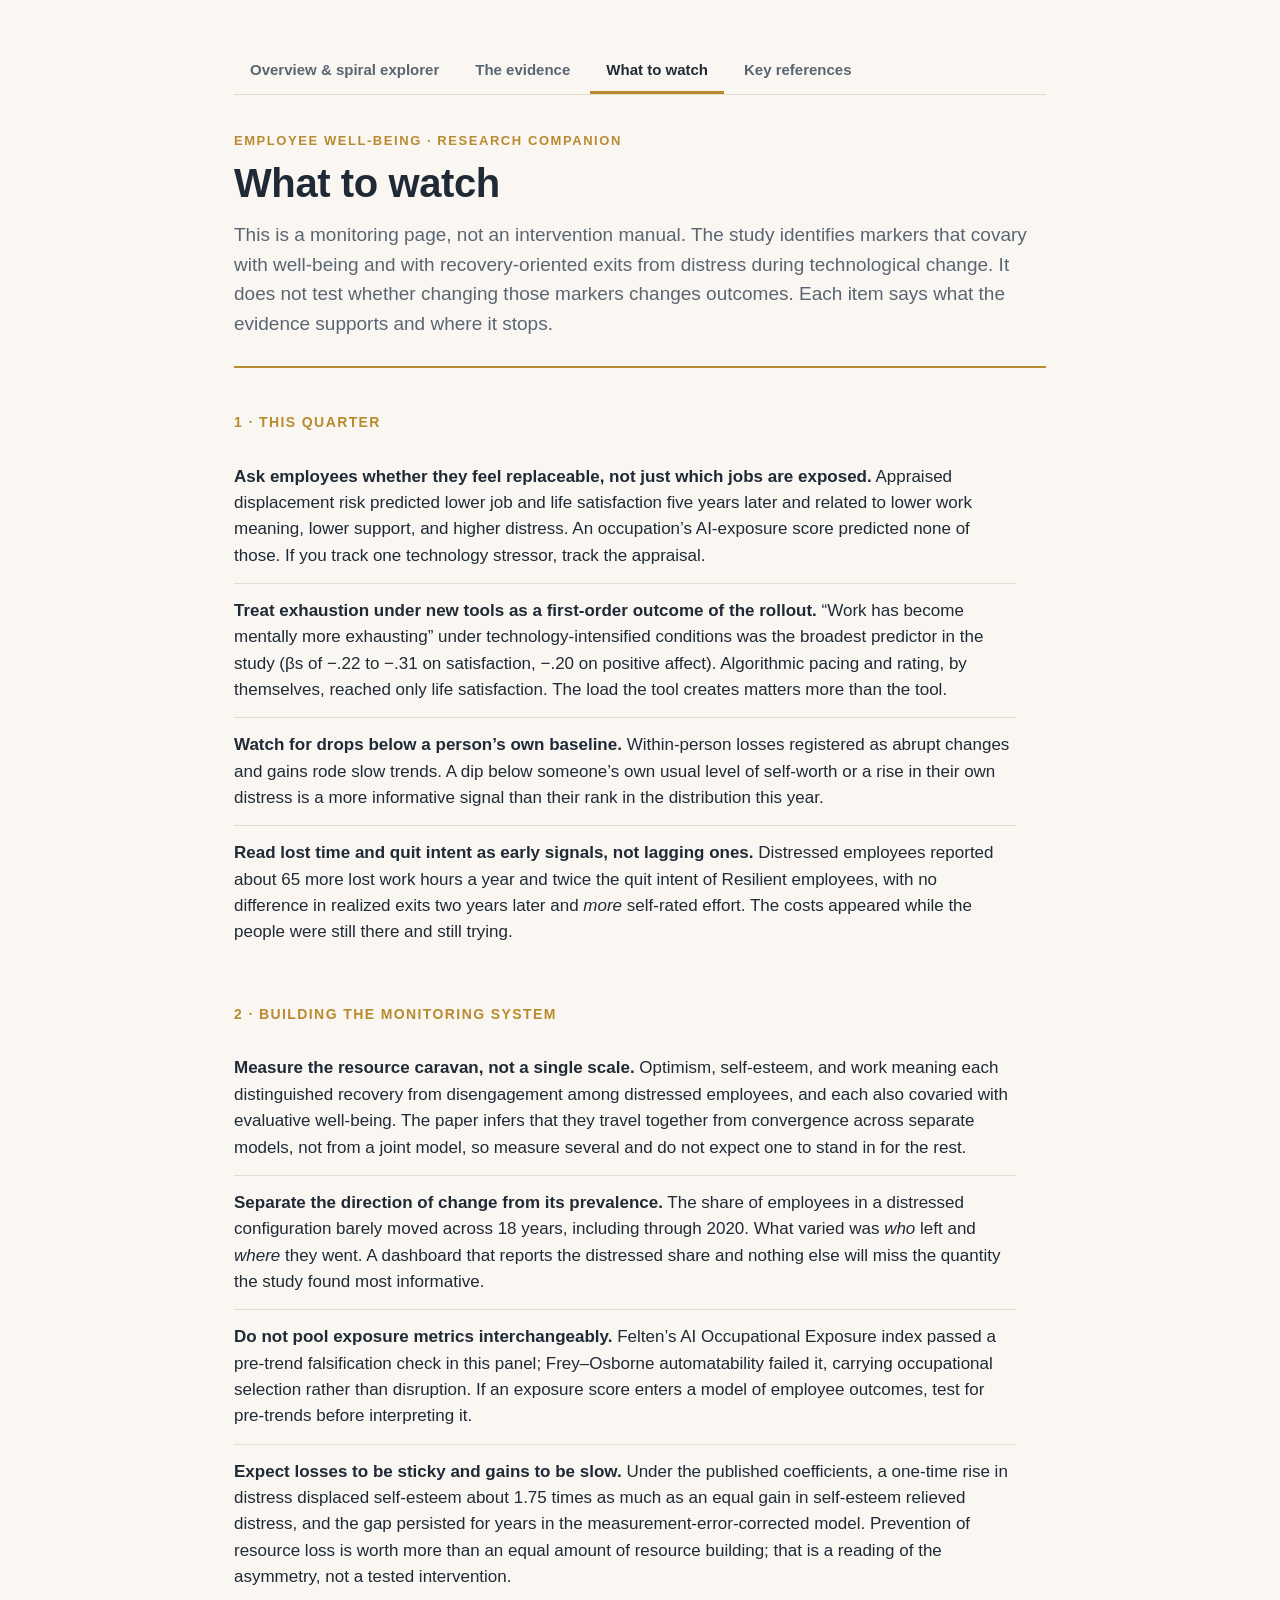
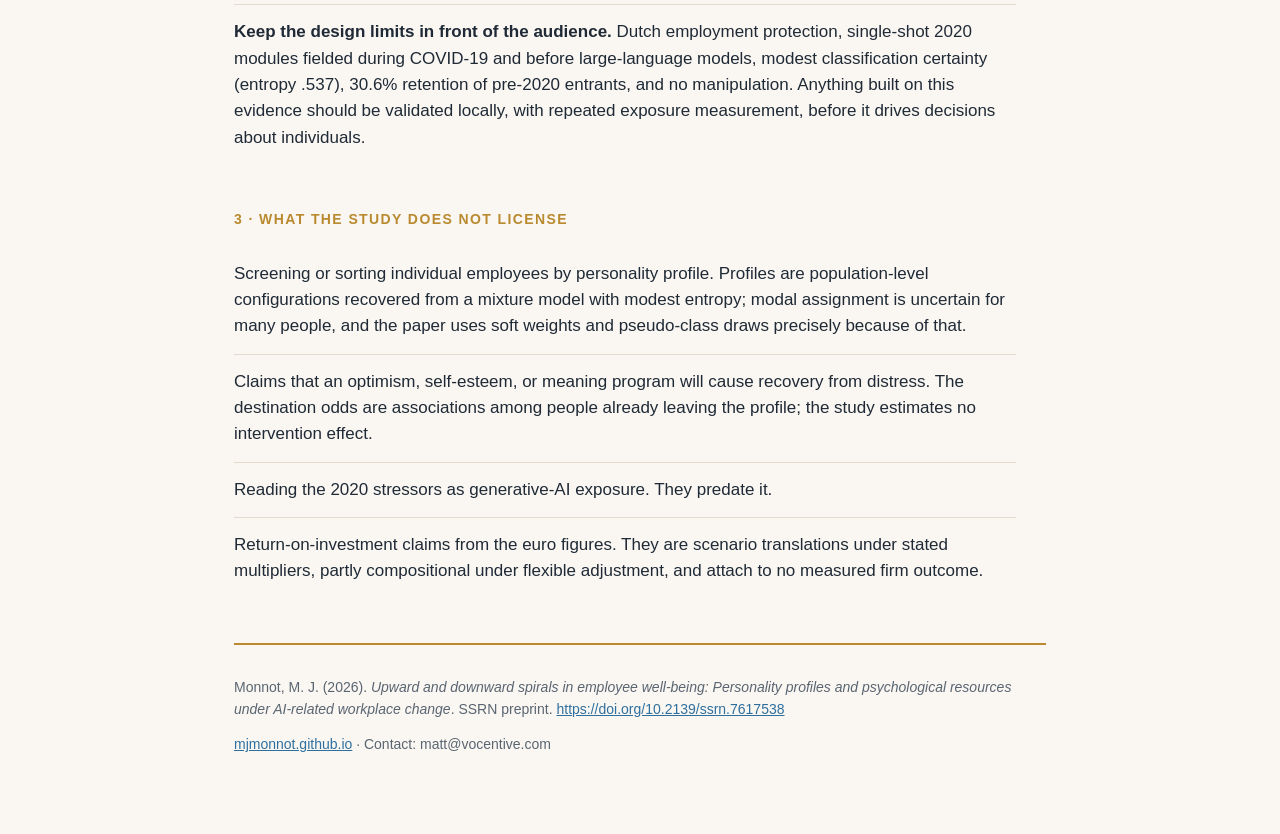
<file: playbook.html>
<!DOCTYPE html>
<html lang="en">
<head>
<meta charset="utf-8">
<meta name="viewport" content="width=device-width, initial-scale=1">
<title>What to watch &mdash; employee well-being under AI-related change</title>
<meta name="description" content="What the evidence supports for organizations introducing AI and automation: which signals to monitor, which exposure metrics to trust, and where the study stops short of prescribing an intervention.">
<link rel="stylesheet" href="style.css">
</head>
<body>
<main>

<nav class="site-nav" aria-label="Site">
  <ul>
    <li><a href="./">Overview &amp; spiral explorer</a></li>
    <li><a href="evidence.html">The evidence</a></li>
    <li><a href="playbook.html" aria-current="page">What to watch</a></li>
    <li><a href="references.html">Key references</a></li>
  </ul>
</nav>

<header class="masthead">
  <p class="kicker">Employee well-being &middot; Research companion</p>
  <h1>What to watch</h1>
  <p class="dek">This is a monitoring page, not an intervention manual. The study identifies
  markers that covary with well-being and with recovery-oriented exits from distress during
  technological change. It does not test whether changing those markers changes outcomes. Each
  item says what the evidence supports and where it stops.</p>
</header>

<section aria-labelledby="p1">
  <p class="section-label" id="p1">1 &middot; This quarter</p>
  <ul class="plain-list">
    <li><strong>Ask employees whether they feel replaceable, not just which jobs are
    exposed.</strong> Appraised displacement risk predicted lower job and life satisfaction five
    years later and related to lower work meaning, lower support, and higher distress. An
    occupation&rsquo;s AI-exposure score predicted none of those. If you track one technology
    stressor, track the appraisal.</li>
    <li><strong>Treat exhaustion under new tools as a first-order outcome of the rollout.</strong>
    &ldquo;Work has become mentally more exhausting&rdquo; under technology-intensified
    conditions was the broadest predictor in the study (&beta;s of &minus;.22 to &minus;.31 on
    satisfaction, &minus;.20 on positive affect). Algorithmic pacing and rating, by themselves,
    reached only life satisfaction. The load the tool creates matters more than the tool.</li>
    <li><strong>Watch for drops below a person&rsquo;s own baseline.</strong> Within-person
    losses registered as abrupt changes and gains rode slow trends. A dip below someone&rsquo;s
    own usual level of self-worth or a rise in their own distress is a more informative signal
    than their rank in the distribution this year.</li>
    <li><strong>Read lost time and quit intent as early signals, not lagging ones.</strong>
    Distressed employees reported about 65 more lost work hours a year and twice the quit
    intent of Resilient employees, with no difference in realized exits two years later and
    <em>more</em> self-rated effort. The costs appeared while the people were still there and
    still trying.</li>
  </ul>
</section>

<section aria-labelledby="p2">
  <p class="section-label" id="p2">2 &middot; Building the monitoring system</p>
  <ul class="plain-list">
    <li><strong>Measure the resource caravan, not a single scale.</strong> Optimism, self-esteem,
    and work meaning each distinguished recovery from disengagement among distressed employees,
    and each also covaried with evaluative well-being. The paper infers that they travel together
    from convergence across separate models, not from a joint model, so measure several and do
    not expect one to stand in for the rest.</li>
    <li><strong>Separate the direction of change from its prevalence.</strong> The share of
    employees in a distressed configuration barely moved across 18 years, including through
    2020. What varied was <em>who</em> left and <em>where</em> they went. A dashboard that
    reports the distressed share and nothing else will miss the quantity the study found most
    informative.</li>
    <li><strong>Do not pool exposure metrics interchangeably.</strong> Felten&rsquo;s AI
    Occupational Exposure index passed a pre-trend falsification check in this panel;
    Frey&ndash;Osborne automatability failed it, carrying occupational selection rather than
    disruption. If an exposure score enters a model of employee outcomes, test for pre-trends
    before interpreting it.</li>
    <li><strong>Expect losses to be sticky and gains to be slow.</strong> Under the published
    coefficients, a one-time rise in distress displaced self-esteem about 1.75 times as much as
    an equal gain in self-esteem relieved distress, and the gap persisted for years in the
    measurement-error-corrected model. Prevention of resource loss is worth more than an equal
    amount of resource building; that is a reading of the asymmetry, not a tested
    intervention.</li>
    <li><strong>Keep the design limits in front of the audience.</strong> Dutch employment
    protection, single-shot 2020 modules fielded during COVID-19 and before large-language
    models, modest classification certainty (entropy .537), 30.6% retention of pre-2020
    entrants, and no manipulation. Anything built on this evidence should be validated locally,
    with repeated exposure measurement, before it drives decisions about individuals.</li>
  </ul>
</section>

<section aria-labelledby="p3">
  <p class="section-label" id="p3">3 &middot; What the study does not license</p>
  <ul class="plain-list">
    <li>Screening or sorting individual employees by personality profile. Profiles are
    population-level configurations recovered from a mixture model with modest entropy; modal
    assignment is uncertain for many people, and the paper uses soft weights and pseudo-class
    draws precisely because of that.</li>
    <li>Claims that an optimism, self-esteem, or meaning program will cause recovery from
    distress. The destination odds are associations among people already leaving the profile;
    the study estimates no intervention effect.</li>
    <li>Reading the 2020 stressors as generative-AI exposure. They predate it.</li>
    <li>Return-on-investment claims from the euro figures. They are scenario translations under
    stated multipliers, partly compositional under flexible adjustment, and attach to no measured
    firm outcome.</li>
  </ul>
</section>

<footer>
  <p>Monnot, M. J. (2026). <em>Upward and downward spirals in employee well-being: Personality
  profiles and psychological resources under AI-related workplace change</em>. SSRN preprint.
  <a href="https://doi.org/10.2139/ssrn.7617538">https://doi.org/10.2139/ssrn.7617538</a></p>
  <p><a href="https://mjmonnot.github.io/">mjmonnot.github.io</a> &middot;
  Contact: matt@vocentive.com</p>
</footer>

</main>
</body>
</html>
</file>
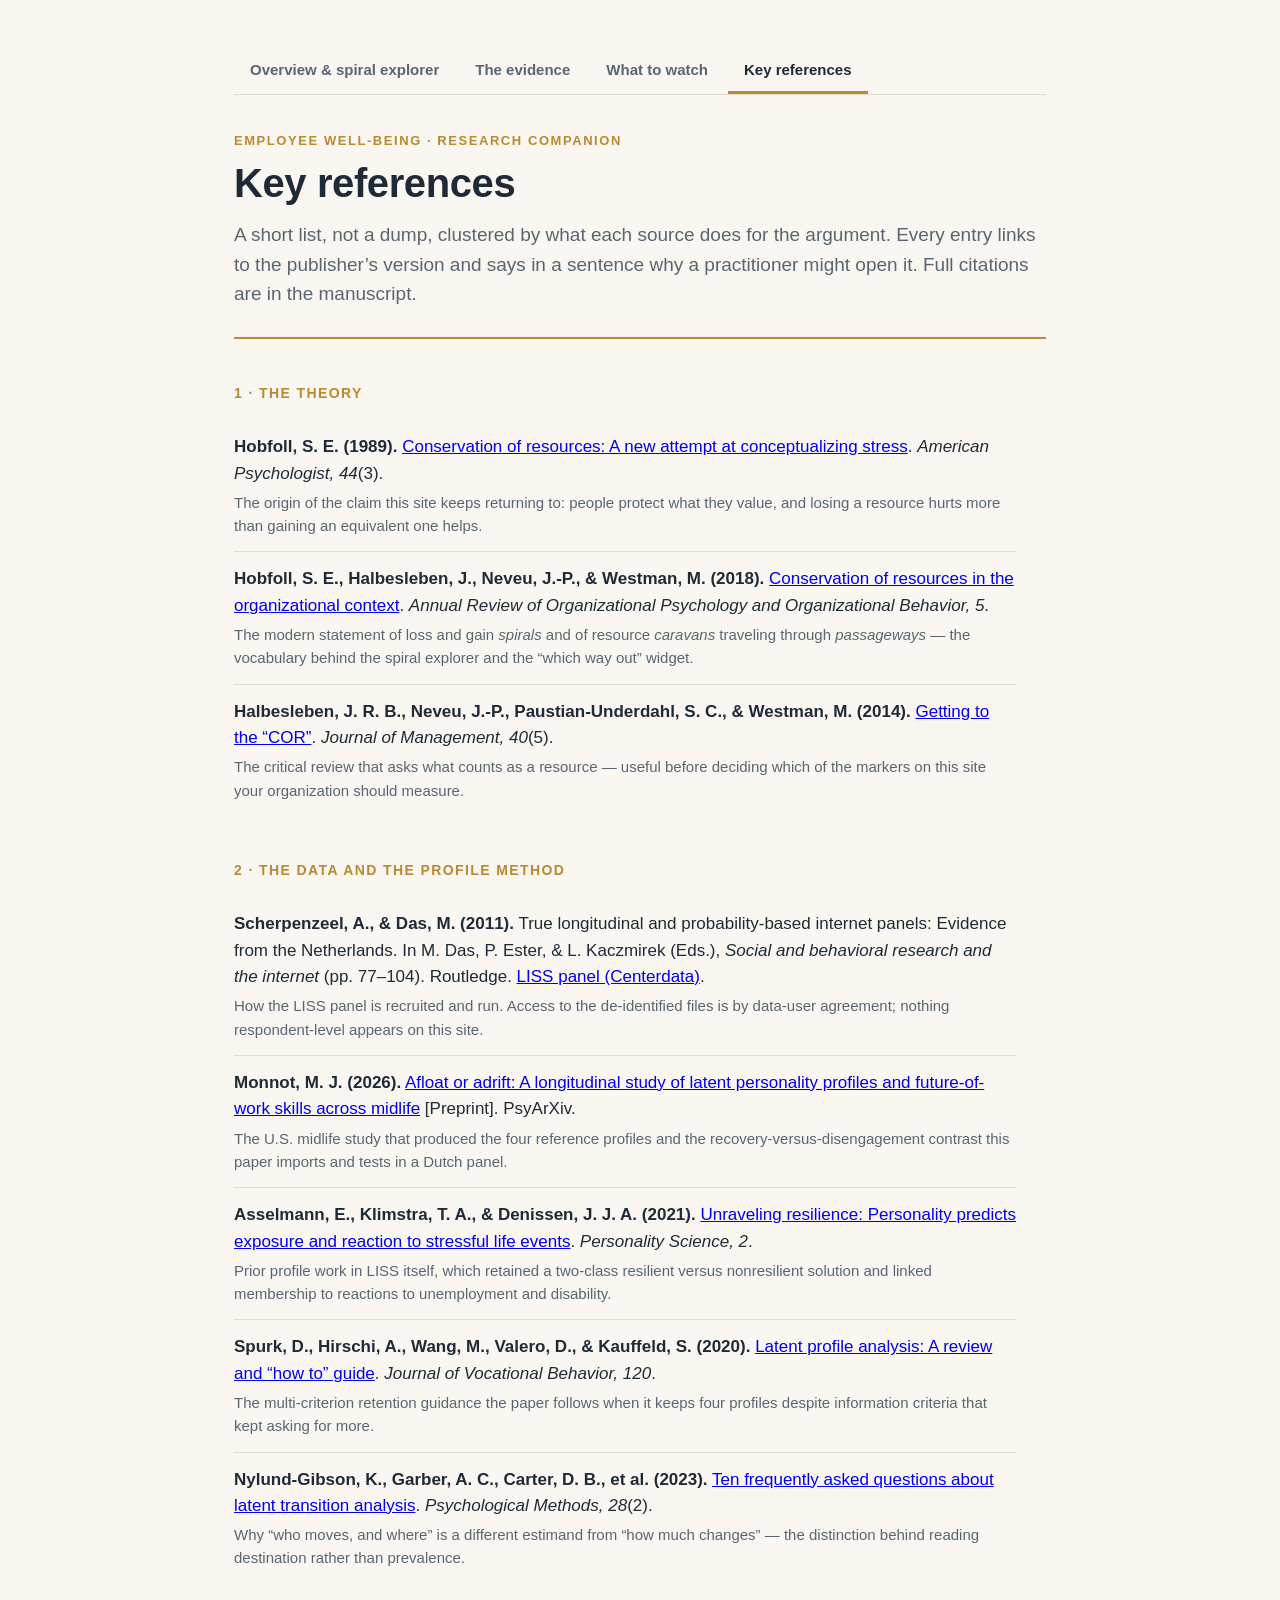
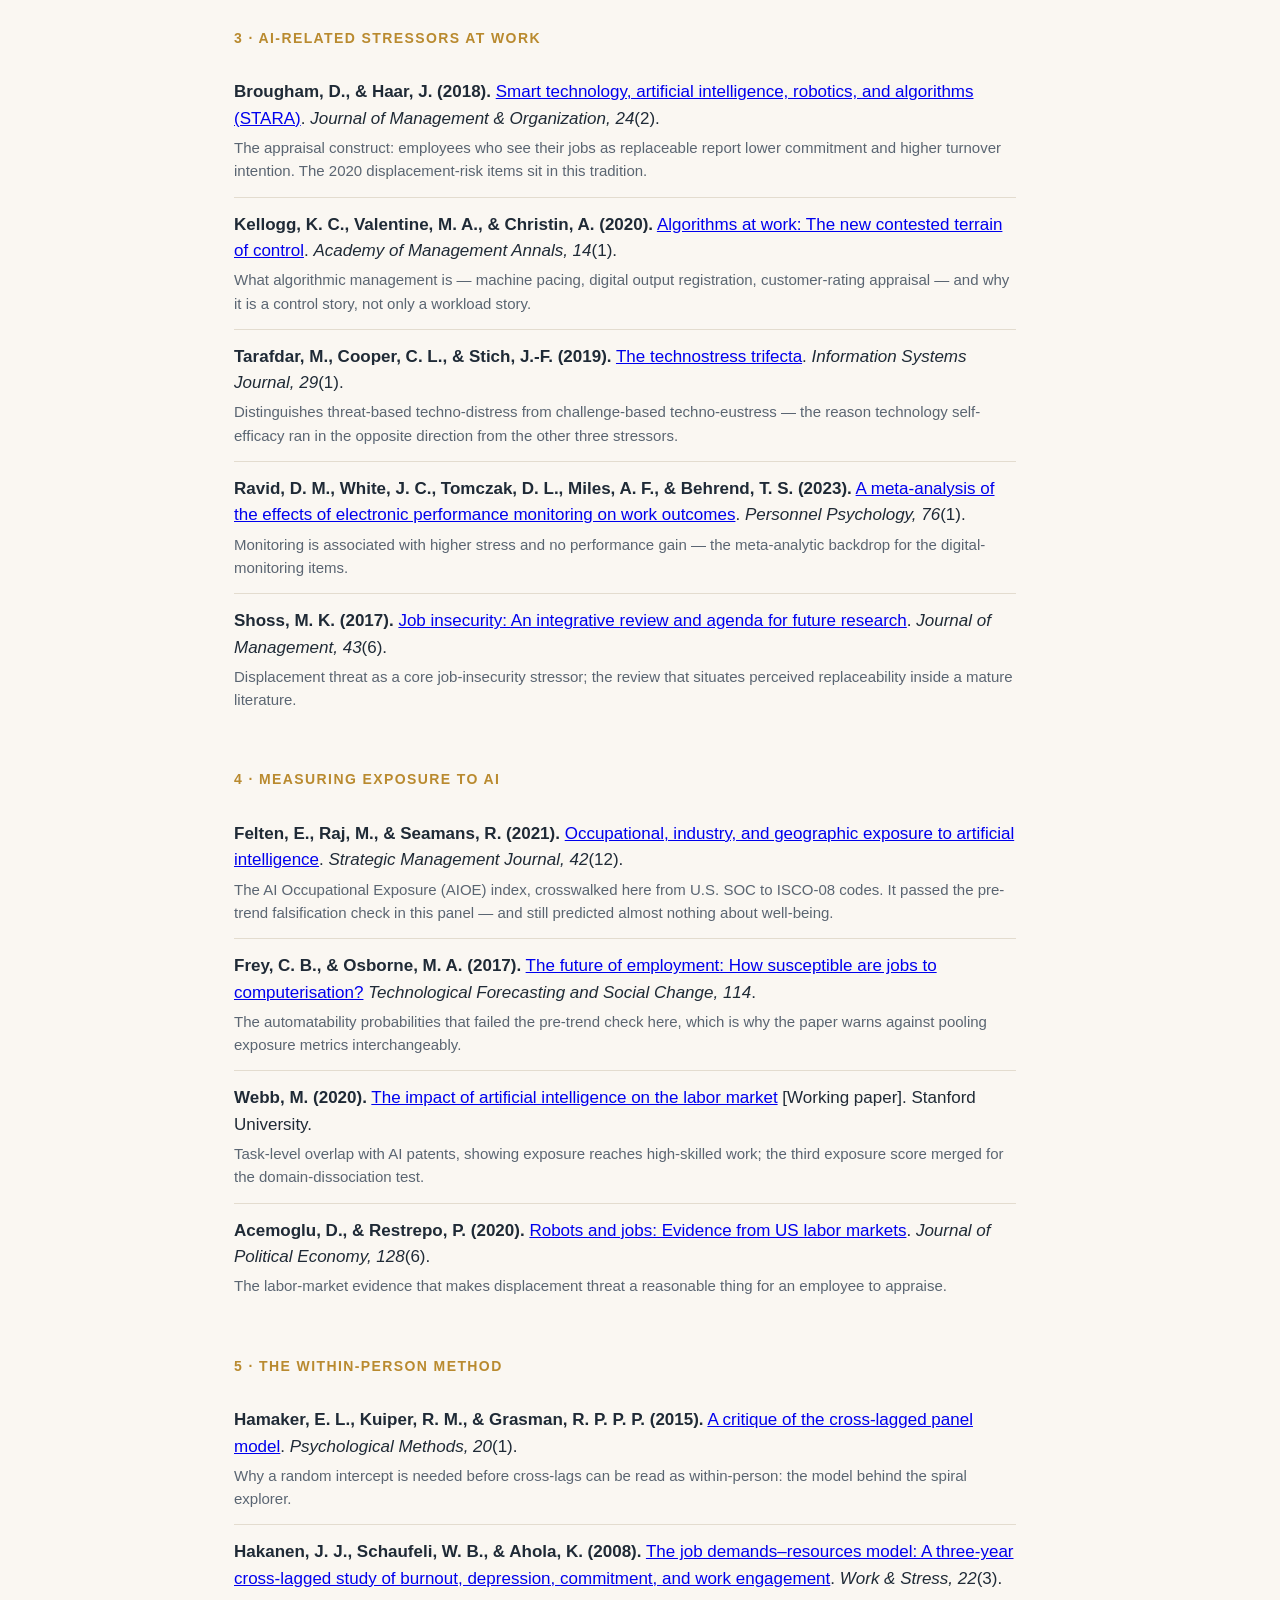
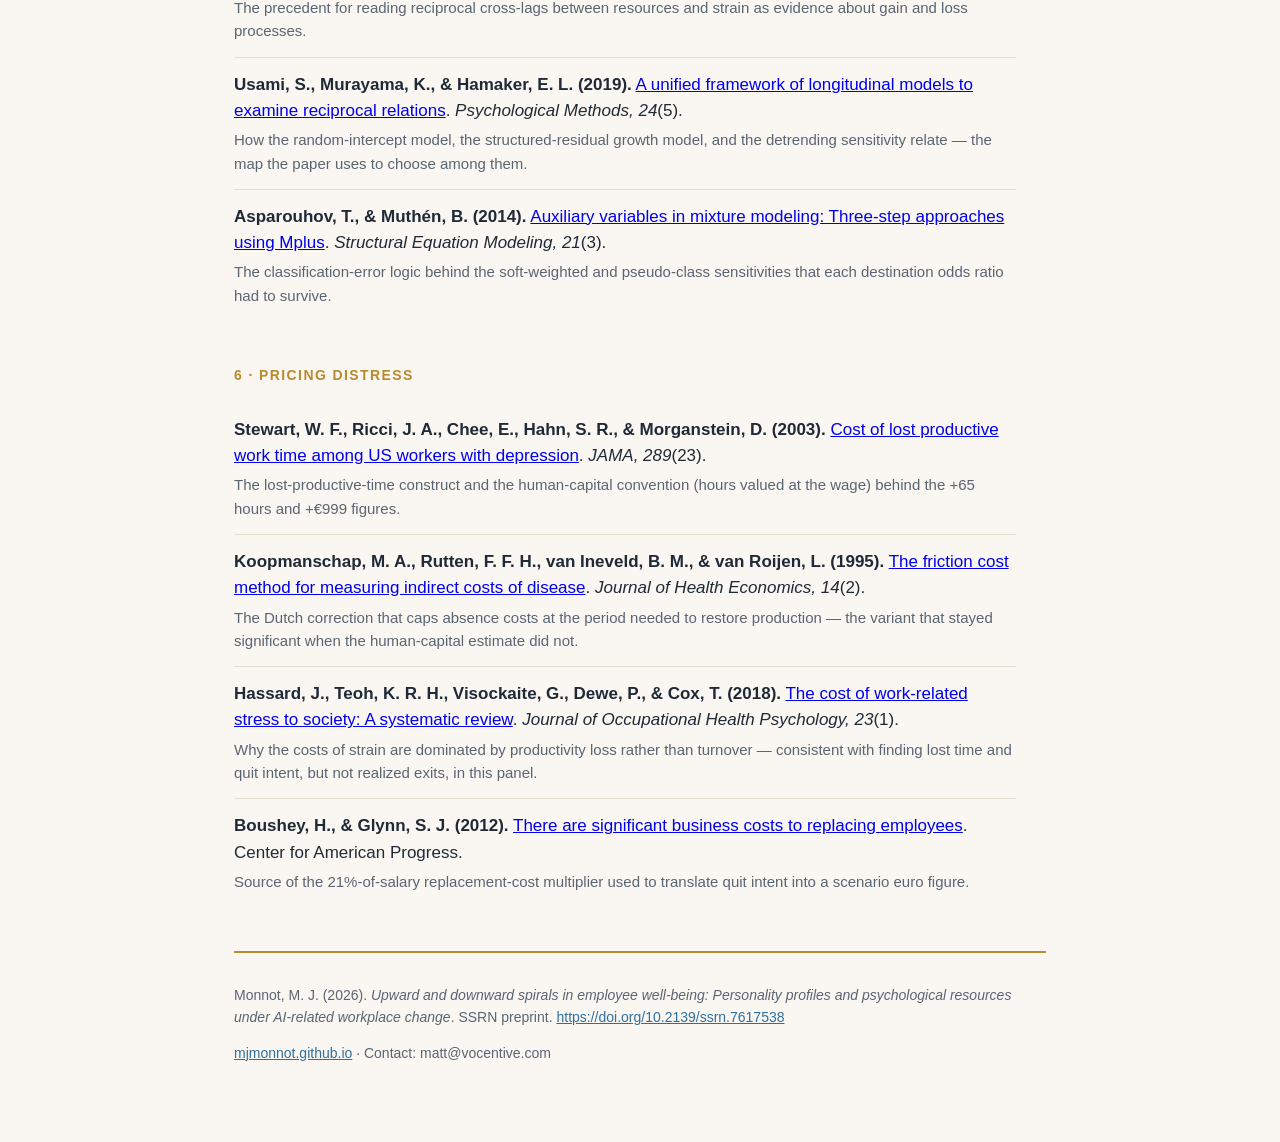
<file: references.html>
<!DOCTYPE html>
<html lang="en">
<head>
<meta charset="utf-8">
<meta name="viewport" content="width=device-width, initial-scale=1">
<title>Key references &mdash; personality profiles, resources, and well-being under AI-related change</title>
<meta name="description" content="A short annotated list, clustered by what each source does for the argument: the theory, the data and profile method, the technology stressors, the exposure metrics, the within-person method, and the costing conventions. Direct links and one sentence each on why to open it.">
<link rel="stylesheet" href="style.css">
</head>
<body>
<main>

<nav class="site-nav" aria-label="Site">
  <ul>
    <li><a href="./">Overview &amp; spiral explorer</a></li>
    <li><a href="evidence.html">The evidence</a></li>
    <li><a href="playbook.html">What to watch</a></li>
    <li><a href="references.html" aria-current="page">Key references</a></li>
  </ul>
</nav>

<header class="masthead">
  <p class="kicker">Employee well-being &middot; Research companion</p>
  <h1>Key references</h1>
  <p class="dek">A short list, not a dump, clustered by what each source does for the argument.
  Every entry links to the publisher&rsquo;s version and says in a sentence why a practitioner
  might open it. Full citations are in the manuscript.</p>
</header>

<section aria-labelledby="r1">
  <p class="section-label" id="r1">1 &middot; The theory</p>
  <ul class="plain-list">
    <li><strong>Hobfoll, S. E. (1989).</strong>
    <a href="https://doi.org/10.1037/0003-066X.44.3.513">Conservation of resources: A new attempt
    at conceptualizing stress</a>. <em>American Psychologist, 44</em>(3).
    <span class="ref-why">The origin of the claim this site keeps returning to: people protect
    what they value, and losing a resource hurts more than gaining an equivalent one
    helps.</span></li>

    <li><strong>Hobfoll, S. E., Halbesleben, J., Neveu, J.-P., &amp; Westman, M. (2018).</strong>
    <a href="https://doi.org/10.1146/annurev-orgpsych-032117-104640">Conservation of resources in
    the organizational context</a>. <em>Annual Review of Organizational Psychology and
    Organizational Behavior, 5</em>.
    <span class="ref-why">The modern statement of loss and gain <em>spirals</em> and of resource
    <em>caravans</em> traveling through <em>passageways</em> &mdash; the vocabulary behind the
    spiral explorer and the &ldquo;which way out&rdquo; widget.</span></li>

    <li><strong>Halbesleben, J. R. B., Neveu, J.-P., Paustian-Underdahl, S. C., &amp; Westman, M.
    (2014).</strong> <a href="https://doi.org/10.1177/0149206314527130">Getting to the
    &ldquo;COR&rdquo;</a>. <em>Journal of Management, 40</em>(5).
    <span class="ref-why">The critical review that asks what counts as a resource &mdash; useful
    before deciding which of the markers on this site your organization should
    measure.</span></li>
  </ul>
</section>

<section aria-labelledby="r2">
  <p class="section-label" id="r2">2 &middot; The data and the profile method</p>
  <ul class="plain-list">
    <li><strong>Scherpenzeel, A., &amp; Das, M. (2011).</strong> True longitudinal and
    probability-based internet panels: Evidence from the Netherlands. In M. Das, P. Ester, &amp;
    L. Kaczmirek (Eds.), <em>Social and behavioral research and the internet</em> (pp. 77&ndash;104).
    Routledge. <a href="https://www.lissdata.nl/">LISS panel (Centerdata)</a>.
    <span class="ref-why">How the LISS panel is recruited and run. Access to the de-identified
    files is by data-user agreement; nothing respondent-level appears on this site.</span></li>

    <li><strong>Monnot, M. J. (2026).</strong>
    <a href="https://doi.org/10.31234/osf.io/9r6hd_v1">Afloat or adrift: A longitudinal study of
    latent personality profiles and future-of-work skills across midlife</a> [Preprint].
    PsyArXiv.
    <span class="ref-why">The U.S. midlife study that produced the four reference profiles and
    the recovery-versus-disengagement contrast this paper imports and tests in a Dutch
    panel.</span></li>

    <li><strong>Asselmann, E., Klimstra, T. A., &amp; Denissen, J. J. A. (2021).</strong>
    <a href="https://doi.org/10.5964/ps.6055">Unraveling resilience: Personality predicts exposure
    and reaction to stressful life events</a>. <em>Personality Science, 2</em>.
    <span class="ref-why">Prior profile work in LISS itself, which retained a two-class resilient
    versus nonresilient solution and linked membership to reactions to unemployment and
    disability.</span></li>

    <li><strong>Spurk, D., Hirschi, A., Wang, M., Valero, D., &amp; Kauffeld, S. (2020).</strong>
    <a href="https://doi.org/10.1016/j.jvb.2020.103445">Latent profile analysis: A review and
    &ldquo;how to&rdquo; guide</a>. <em>Journal of Vocational Behavior, 120</em>.
    <span class="ref-why">The multi-criterion retention guidance the paper follows when it keeps
    four profiles despite information criteria that kept asking for more.</span></li>

    <li><strong>Nylund-Gibson, K., Garber, A. C., Carter, D. B., et al. (2023).</strong>
    <a href="https://doi.org/10.1037/met0000486">Ten frequently asked questions about latent
    transition analysis</a>. <em>Psychological Methods, 28</em>(2).
    <span class="ref-why">Why &ldquo;who moves, and where&rdquo; is a different estimand from
    &ldquo;how much changes&rdquo; &mdash; the distinction behind reading destination rather than
    prevalence.</span></li>
  </ul>
</section>

<section aria-labelledby="r3">
  <p class="section-label" id="r3">3 &middot; AI-related stressors at work</p>
  <ul class="plain-list">
    <li><strong>Brougham, D., &amp; Haar, J. (2018).</strong>
    <a href="https://doi.org/10.1017/jmo.2016.55">Smart technology, artificial intelligence,
    robotics, and algorithms (STARA)</a>. <em>Journal of Management &amp; Organization, 24</em>(2).
    <span class="ref-why">The appraisal construct: employees who see their jobs as replaceable
    report lower commitment and higher turnover intention. The 2020 displacement-risk items sit
    in this tradition.</span></li>

    <li><strong>Kellogg, K. C., Valentine, M. A., &amp; Christin, A. (2020).</strong>
    <a href="https://doi.org/10.5465/annals.2018.0174">Algorithms at work: The new contested
    terrain of control</a>. <em>Academy of Management Annals, 14</em>(1).
    <span class="ref-why">What algorithmic management is &mdash; machine pacing, digital output
    registration, customer-rating appraisal &mdash; and why it is a control story, not only a
    workload story.</span></li>

    <li><strong>Tarafdar, M., Cooper, C. L., &amp; Stich, J.-F. (2019).</strong>
    <a href="https://doi.org/10.1111/isj.12169">The technostress trifecta</a>. <em>Information
    Systems Journal, 29</em>(1).
    <span class="ref-why">Distinguishes threat-based techno-distress from challenge-based
    techno-eustress &mdash; the reason technology self-efficacy ran in the opposite direction
    from the other three stressors.</span></li>

    <li><strong>Ravid, D. M., White, J. C., Tomczak, D. L., Miles, A. F., &amp; Behrend, T. S.
    (2023).</strong> <a href="https://doi.org/10.1111/peps.12514">A meta-analysis of the effects
    of electronic performance monitoring on work outcomes</a>. <em>Personnel Psychology,
    76</em>(1).
    <span class="ref-why">Monitoring is associated with higher stress and no performance gain
    &mdash; the meta-analytic backdrop for the digital-monitoring items.</span></li>

    <li><strong>Shoss, M. K. (2017).</strong>
    <a href="https://doi.org/10.1177/0149206317691574">Job insecurity: An integrative review and
    agenda for future research</a>. <em>Journal of Management, 43</em>(6).
    <span class="ref-why">Displacement threat as a core job-insecurity stressor; the review that
    situates perceived replaceability inside a mature literature.</span></li>
  </ul>
</section>

<section aria-labelledby="r4">
  <p class="section-label" id="r4">4 &middot; Measuring exposure to AI</p>
  <ul class="plain-list">
    <li><strong>Felten, E., Raj, M., &amp; Seamans, R. (2021).</strong>
    <a href="https://doi.org/10.1002/smj.3286">Occupational, industry, and geographic exposure to
    artificial intelligence</a>. <em>Strategic Management Journal, 42</em>(12).
    <span class="ref-why">The AI Occupational Exposure (AIOE) index, crosswalked here from U.S.
    SOC to ISCO-08 codes. It passed the pre-trend falsification check in this panel &mdash; and
    still predicted almost nothing about well-being.</span></li>

    <li><strong>Frey, C. B., &amp; Osborne, M. A. (2017).</strong>
    <a href="https://doi.org/10.1016/j.techfore.2016.08.019">The future of employment: How
    susceptible are jobs to computerisation?</a> <em>Technological Forecasting and Social
    Change, 114</em>.
    <span class="ref-why">The automatability probabilities that failed the pre-trend check here,
    which is why the paper warns against pooling exposure metrics interchangeably.</span></li>

    <li><strong>Webb, M. (2020).</strong>
    <a href="https://www.michaelwebb.co/webb_ai.pdf">The impact of artificial intelligence on the
    labor market</a> [Working paper]. Stanford University.
    <span class="ref-why">Task-level overlap with AI patents, showing exposure reaches
    high-skilled work; the third exposure score merged for the domain-dissociation
    test.</span></li>

    <li><strong>Acemoglu, D., &amp; Restrepo, P. (2020).</strong>
    <a href="https://doi.org/10.1086/705716">Robots and jobs: Evidence from US labor markets</a>.
    <em>Journal of Political Economy, 128</em>(6).
    <span class="ref-why">The labor-market evidence that makes displacement threat a reasonable
    thing for an employee to appraise.</span></li>
  </ul>
</section>

<section aria-labelledby="r5">
  <p class="section-label" id="r5">5 &middot; The within-person method</p>
  <ul class="plain-list">
    <li><strong>Hamaker, E. L., Kuiper, R. M., &amp; Grasman, R. P. P. P. (2015).</strong>
    <a href="https://doi.org/10.1037/a0038889">A critique of the cross-lagged panel model</a>.
    <em>Psychological Methods, 20</em>(1).
    <span class="ref-why">Why a random intercept is needed before cross-lags can be read as
    within-person: the model behind the spiral explorer.</span></li>

    <li><strong>Hakanen, J. J., Schaufeli, W. B., &amp; Ahola, K. (2008).</strong>
    <a href="https://doi.org/10.1080/02678370802379432">The job demands&ndash;resources model: A
    three-year cross-lagged study of burnout, depression, commitment, and work engagement</a>.
    <em>Work &amp; Stress, 22</em>(3).
    <span class="ref-why">The precedent for reading reciprocal cross-lags between resources and
    strain as evidence about gain and loss processes.</span></li>

    <li><strong>Usami, S., Murayama, K., &amp; Hamaker, E. L. (2019).</strong>
    <a href="https://doi.org/10.1037/met0000210">A unified framework of longitudinal models to
    examine reciprocal relations</a>. <em>Psychological Methods, 24</em>(5).
    <span class="ref-why">How the random-intercept model, the structured-residual growth model,
    and the detrending sensitivity relate &mdash; the map the paper uses to choose among
    them.</span></li>

    <li><strong>Asparouhov, T., &amp; Muth&eacute;n, B. (2014).</strong>
    <a href="https://doi.org/10.1080/10705511.2014.915181">Auxiliary variables in mixture
    modeling: Three-step approaches using Mplus</a>. <em>Structural Equation Modeling, 21</em>(3).
    <span class="ref-why">The classification-error logic behind the soft-weighted and pseudo-class
    sensitivities that each destination odds ratio had to survive.</span></li>
  </ul>
</section>

<section aria-labelledby="r6">
  <p class="section-label" id="r6">6 &middot; Pricing distress</p>
  <ul class="plain-list">
    <li><strong>Stewart, W. F., Ricci, J. A., Chee, E., Hahn, S. R., &amp; Morganstein, D.
    (2003).</strong> <a href="https://doi.org/10.1001/jama.289.23.3135">Cost of lost productive
    work time among US workers with depression</a>. <em>JAMA, 289</em>(23).
    <span class="ref-why">The lost-productive-time construct and the human-capital convention
    (hours valued at the wage) behind the +65 hours and +&euro;999 figures.</span></li>

    <li><strong>Koopmanschap, M. A., Rutten, F. F. H., van Ineveld, B. M., &amp; van Roijen, L.
    (1995).</strong> <a href="https://doi.org/10.1016/0167-6296(94)00044-5">The friction cost
    method for measuring indirect costs of disease</a>. <em>Journal of Health Economics,
    14</em>(2).
    <span class="ref-why">The Dutch correction that caps absence costs at the period needed to
    restore production &mdash; the variant that stayed significant when the human-capital
    estimate did not.</span></li>

    <li><strong>Hassard, J., Teoh, K. R. H., Visockaite, G., Dewe, P., &amp; Cox, T.
    (2018).</strong> <a href="https://doi.org/10.1037/ocp0000069">The cost of work-related stress
    to society: A systematic review</a>. <em>Journal of Occupational Health Psychology,
    23</em>(1).
    <span class="ref-why">Why the costs of strain are dominated by productivity loss rather than
    turnover &mdash; consistent with finding lost time and quit intent, but not realized exits,
    in this panel.</span></li>

    <li><strong>Boushey, H., &amp; Glynn, S. J. (2012).</strong>
    <a href="https://www.americanprogress.org/article/there-are-significant-business-costs-to-replacing-employees/">There
    are significant business costs to replacing employees</a>. Center for American Progress.
    <span class="ref-why">Source of the 21%-of-salary replacement-cost multiplier used to
    translate quit intent into a scenario euro figure.</span></li>
  </ul>
</section>

<footer>
  <p>Monnot, M. J. (2026). <em>Upward and downward spirals in employee well-being: Personality
  profiles and psychological resources under AI-related workplace change</em>. SSRN preprint.
  <a href="https://doi.org/10.2139/ssrn.7617538">https://doi.org/10.2139/ssrn.7617538</a></p>
  <p><a href="https://mjmonnot.github.io/">mjmonnot.github.io</a> &middot;
  Contact: matt@vocentive.com</p>
</footer>

</main>
</body>
</html>
</file>
<file: style.css>
:root {
  --bg: #faf7f2;
  --ink: #1f2a36;
  --gray: #5a6572;
  --red: #c0392b;
  --blue: #2e6f9e;
  --gold: #b98a2f;
  --dark: #22303c;
  --rule: #e3dccf;
}

* { box-sizing: border-box; }

body {
  margin: 0;
  background: var(--bg);
  color: var(--ink);
  font-family: -apple-system, BlinkMacSystemFont, "Segoe UI", Roboto, Helvetica, Arial, sans-serif;
  line-height: 1.55;
  font-size: 17px;
}

main { max-width: 860px; margin: 0 auto; padding: 48px 24px 64px; }

.kicker {
  font-size: 13px;
  font-weight: 700;
  letter-spacing: 0.12em;
  text-transform: uppercase;
  color: var(--gold);
  margin: 0 0 10px;
}

h1 { font-size: 40px; line-height: 1.12; margin: 0 0 14px; letter-spacing: -0.01em; }

.dek { color: var(--gray); font-size: 19px; max-width: 46em; margin: 0; }

.masthead { padding-bottom: 28px; border-bottom: 2px solid var(--gold); }

/* masthead preprint CTAs — PDF primary */
.masthead-actions { display: flex; flex-wrap: wrap; gap: 0.7rem; align-items: center; margin-top: 18px; }
.btn {
  display: inline-block;
  padding: 10px 16px;
  font-size: 15px;
  font-weight: 700;
  text-decoration: none;
  border-radius: 6px;
  border: 1.5px solid var(--ink);
  transition: background .15s, color .15s, transform .15s;
}
.btn.primary { background: var(--ink); color: #fff; border-color: var(--ink); }
.btn.primary:hover { background: var(--dark); border-color: var(--dark); color: #fff; }
.btn.ghost { color: var(--ink); background: transparent; }
.btn.ghost:hover { background: #fff; }


/* --- nav tabs --- */
.site-nav { margin: 0 0 36px; border-bottom: 1px solid var(--rule); }
.site-nav ul { list-style: none; display: flex; gap: 4px; margin: 0; padding: 0; flex-wrap: wrap; }
.site-nav a {
  display: block;
  padding: 10px 16px;
  font-size: 15px;
  font-weight: 700;
  color: var(--gray);
  text-decoration: none;
  border-bottom: 3px solid transparent;
}
.site-nav a:hover { color: var(--ink); }
.site-nav a[aria-current="page"] { color: var(--ink); border-bottom-color: var(--gold); }

/* --- figure blocks --- */
.paper-figure { margin: 0 0 40px; }
.paper-figure img { width: 100%; height: auto; display: block; border: 1px solid var(--rule); background: #fff; }
.paper-figure figcaption {
  font-size: 15px;
  color: var(--gray);
  max-width: 46em;
  margin-top: 10px;
  padding-top: 10px;
  border-top: 1px solid var(--rule);
}
.paper-figure figcaption strong { color: var(--ink); }

/* --- playbook / references --- */
.plain-list { list-style: none; padding: 0; margin: 0; max-width: 46em; }
.plain-list li { padding: 14px 0; border-bottom: 1px solid var(--rule); }
.plain-list li:last-child { border-bottom: none; }
.ref-why { display: block; font-size: 15px; color: var(--gray); margin-top: 4px; }

section { margin-top: 44px; }

.section-label {
  font-size: 14px;
  font-weight: 700;
  letter-spacing: 0.1em;
  text-transform: uppercase;
  color: var(--gold);
  margin: 0 0 16px;
}

.section-intro { color: var(--ink); max-width: 46em; margin: 0 0 24px; }

/* --- flip figure --- */
.flip-figure { margin: 0; }
.flip-figure svg { width: 100%; height: auto; display: block; }
.flip-figure figcaption {
  font-size: 15px;
  color: var(--gray);
  max-width: 46em;
  margin-top: 10px;
  padding-top: 10px;
  border-top: 1px solid var(--rule);
}

/* --- calculator --- */
.calc {
  display: grid;
  grid-template-columns: minmax(280px, 5fr) minmax(300px, 6fr);
  gap: 36px;
  align-items: start;
}
@media (max-width: 720px) { .calc { grid-template-columns: 1fr; } }

fieldset { border: none; margin: 0 0 20px; padding: 0; }
legend { font-weight: 700; padding: 0; margin-bottom: 8px; }
fieldset label { display: block; margin: 6px 0; font-size: 16px; cursor: pointer; }
fieldset input { margin-right: 8px; accent-color: var(--blue); }

.slider-row { margin-top: 18px; }
.slider-row label { display: block; font-weight: 700; margin-bottom: 6px; }
.slider-row input[type="range"] {
  width: calc(100% - 64px);
  vertical-align: middle;
  accent-color: var(--red);
}
.slider-row output {
  display: inline-block;
  width: 56px;
  text-align: right;
  font-variant-numeric: tabular-nums;
  font-weight: 700;
  color: var(--red);
}
.control-note { font-size: 14px; color: var(--gray); margin: 4px 0 0; }

.num-row { margin-top: 18px; }
.num-row label { display: block; font-weight: 700; margin-bottom: 6px; }
.num-row input {
  font: inherit;
  font-variant-numeric: tabular-nums;
  width: 10em;
  padding: 6px 8px;
  border: 1px solid var(--gray);
  border-radius: 3px;
  background: #fff;
  color: var(--ink);
}

/* --- results --- */
.results { border-left: 1px solid var(--rule); padding-left: 36px; }
@media (max-width: 720px) { .results { border-left: none; padding-left: 0; border-top: 1px solid var(--rule); padding-top: 24px; } }

.stat { margin-bottom: 22px; }
.stat-value { display: block; font-size: 38px; font-weight: 800; line-height: 1.05; font-variant-numeric: tabular-nums; }
.stat-value.red { color: var(--red); }
.stat-label { display: block; font-weight: 700; margin-top: 2px; }
.stat-sub { display: block; font-size: 14px; color: var(--gray); margin-top: 2px; max-width: 30em; }

.kicker-bar {
  background: var(--dark);
  color: #fff;
  border-radius: 6px;
  padding: 14px 18px;
  margin: 26px 0 14px;
}
.kicker-main { font-weight: 800; font-size: 18px; margin: 0; }
.kicker-sub { font-size: 14px; color: #c8d1da; margin: 4px 0 0; font-variant-numeric: tabular-nums; }

.dollar-note { font-size: 13px; color: var(--gray); margin: 0; max-width: 34em; }

/* --- what to do --- */
.todo { list-style: none; padding: 0; margin: 0; max-width: 46em; }
.todo li { padding: 14px 0; border-bottom: 1px solid var(--rule); }
.todo li:last-child { border-bottom: none; }

/* --- spiral explorer --- */
.seg { display: inline-flex; border: 1px solid var(--gray); border-radius: 4px; overflow: hidden; margin: 6px 0 2px; }
.seg button {
  font: inherit;
  font-size: 15px;
  font-weight: 700;
  padding: 7px 14px;
  background: #fff;
  color: var(--gray);
  border: none;
  border-right: 1px solid var(--gray);
  cursor: pointer;
}
.seg button:last-child { border-right: none; }
.seg button[aria-pressed="true"] { background: var(--dark); color: #fff; }

.chart { margin: 0 0 14px; }
.chart svg { width: 100%; height: auto; display: block; background: #fff; border: 1px solid var(--rule); }
.chart .axis { stroke: var(--gray); stroke-width: 1; }
.chart .grid { stroke: var(--rule); stroke-width: 1; }
.chart text { font-family: inherit; font-size: 12px; fill: var(--gray); }
.chart .lbl { font-size: 13px; font-weight: 700; }
.chart .loss { stroke: var(--red); stroke-width: 2.5; fill: none; }
.chart .gain { stroke: var(--blue); stroke-width: 2.5; fill: none; }
.chart .loss-dot { fill: var(--red); }
.chart .gain-dot { fill: var(--blue); }
.chart .asym { fill: rgba(192, 57, 43, 0.12); stroke: none; }
.chart figcaption { font-size: 14px; color: var(--gray); margin-top: 8px; max-width: 46em; }

.stat-value.blue { color: var(--blue); }
.stat-pair { display: grid; grid-template-columns: 1fr 1fr; gap: 18px; }
@media (max-width: 480px) { .stat-pair { grid-template-columns: 1fr; } }
.kicker-bar.muted { background: #e9e4da; color: var(--ink); }
.kicker-bar.muted .kicker-sub { color: var(--gray); }

/* --- odds widget --- */
.odds { display: grid; grid-template-columns: minmax(260px, 5fr) minmax(280px, 6fr); gap: 36px; align-items: start; }
@media (max-width: 720px) { .odds { grid-template-columns: 1fr; } }
.odds select {
  font: inherit;
  padding: 6px 8px;
  border: 1px solid var(--gray);
  border-radius: 3px;
  background: #fff;
  color: var(--ink);
  max-width: 100%;
}
.odds-sentence { font-size: 18px; max-width: 30em; margin: 0 0 14px; }
.odds-sentence strong { color: var(--red); font-variant-numeric: tabular-nums; }
.flag { display: inline-block; font-size: 12px; font-weight: 700; letter-spacing: 0.06em; text-transform: uppercase; padding: 2px 8px; border-radius: 3px; background: #e9e4da; color: var(--gray); margin-left: 6px; vertical-align: middle; }
.flag.warn { background: #f6e3c5; color: #7a5410; }

/* --- quick stats strip --- */
.strip { display: grid; grid-template-columns: repeat(4, 1fr); gap: 18px; margin: 0 0 8px; }
@media (max-width: 760px) { .strip { grid-template-columns: repeat(2, 1fr); } }
@media (max-width: 420px) { .strip { grid-template-columns: 1fr; } }
.strip .stat-value { font-size: 30px; }

/* wider slider readouts on this site ("1.00 SD", "+1.0 SD") */
.slider-row input[type="range"] { width: calc(100% - 92px); }
.slider-row output { width: 84px; }

/* --- model notes / footer --- */
.model-notes { margin-top: 44px; font-size: 15px; color: var(--gray); }
.model-notes summary { font-weight: 700; color: var(--ink); cursor: pointer; }
.model-notes ul { max-width: 46em; }
.model-notes li { margin: 8px 0; }

footer {
  margin-top: 44px;
  padding-top: 18px;
  border-top: 2px solid var(--gold);
  font-size: 14px;
  color: var(--gray);
}
footer a { color: var(--blue); }
</file>
